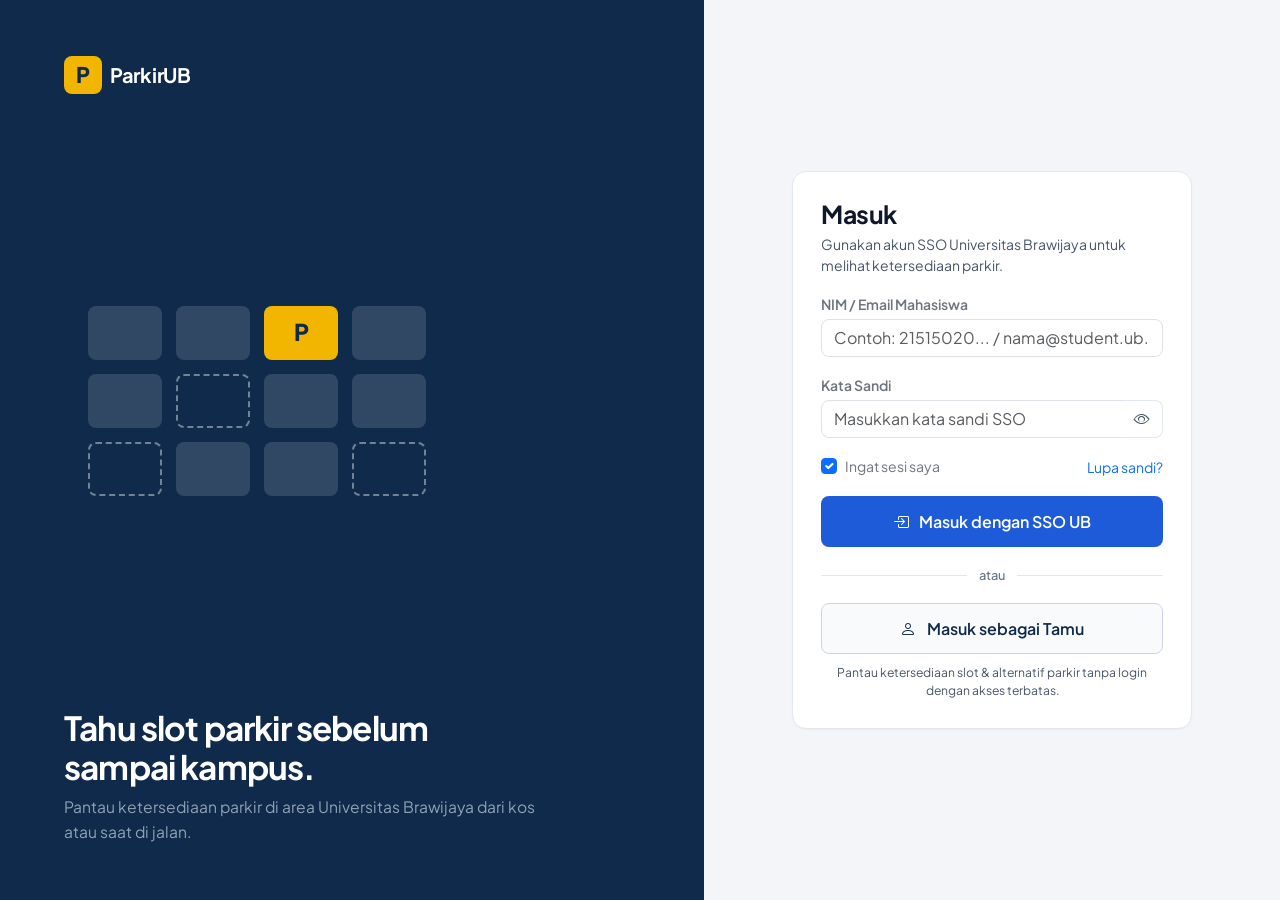
<file: index.html>
<!DOCTYPE html>
<html lang="id">
<head>
  <meta charset="UTF-8">
  <meta name="viewport" content="width=device-width, initial-scale=1.0">
  <meta name="description" content="ParkirUB - Pantau ketersediaan slot parkir di Universitas Brawijaya secara langsung atau masuk sebagai tamu.">
  <title>ParkirUB - Pantau Slot Parkir Universitas Brawijaya</title>

  <link rel="icon" type="image/svg+xml" href="favicon.svg">

  <link rel="preconnect" href="https://fonts.googleapis.com">
  <link rel="preconnect" href="https://fonts.gstatic.com" crossorigin>
  <link href="https://fonts.googleapis.com/css2?family=JetBrains+Mono:wght@500;600;700&family=Plus+Jakarta+Sans:wght@400;500;600;700;800&display=swap" rel="stylesheet">

  <link href="https://cdn.jsdelivr.net/npm/bootstrap@5.3.3/dist/css/bootstrap.min.css" rel="stylesheet">
  <link rel="stylesheet" href="https://cdn.jsdelivr.net/npm/bootstrap-icons@1.11.3/font/bootstrap-icons.min.css">

  <link rel="stylesheet" href="css/login.css">
</head>
<body>

  <main class="login-wrapper">

    <section class="left-panel">

      <div class="d-inline-flex align-items-center gap-2 user-select-none">
        <div class="login-brand-mark">
          P
        </div>
        <span class="login-brand-name">ParkirUB</span>
      </div>

      <div class="d-flex align-items-center justify-content-center justify-content-lg-start my-4 ps-lg-4">
        <div class="parking-grid">

          <div class="parking-box solid"></div>
          <div class="parking-box solid"></div>
          <div class="parking-box yellow">P</div>
          <div class="parking-box solid"></div>

          <div class="parking-box solid"></div>
          <div class="parking-box dashed" title="Slot Kosong (Tersedia)"></div>
          <div class="parking-box solid"></div>
          <div class="parking-box solid"></div>

          <div class="parking-box dashed" title="Slot Kosong (Tersedia)"></div>
          <div class="parking-box solid"></div>
          <div class="parking-box solid"></div>
          <div class="parking-box dashed" title="Slot Kosong (Tersedia)"></div>
        </div>
      </div>

      <div class="login-hero-copy">
        <h1 class="login-hero-title">
          Tahu slot parkir sebelum<br class="d-none d-sm-inline"> sampai kampus.
        </h1>
        <p class="login-hero-subtitle">
          Pantau ketersediaan parkir di area Universitas Brawijaya dari kos atau saat di jalan.
        </p>
      </div>

    </section>

    <section class="right-panel">
      <div class="login-card">
        <h2 class="login-card-title">Masuk</h2>
        <p class="login-card-subtitle">
          Gunakan akun SSO Universitas Brawijaya untuk melihat ketersediaan parkir.
        </p>

        <form id="ssoLoginForm">
          <div class="mb-3">
            <label for="ssoUsername" class="form-label small fw-semibold text-secondary mb-1">NIM / Email Mahasiswa</label>
            <input type="text" class="form-control rounded-3" id="ssoUsername" placeholder="Contoh: 21515020... / nama@student.ub.ac.id" required>
          </div>

          <div class="mb-3">
            <label for="ssoPassword" class="form-label small fw-semibold text-secondary mb-1">Kata Sandi</label>
            <div class="input-group">
              <input type="password" class="form-control rounded-start-3" id="ssoPassword" placeholder="Masukkan kata sandi SSO" required>
              <button class="btn btn-outline-secondary border-start-0 btn-toggle-pass" type="button" id="btnTogglePassword" title="Lihat kata sandi" aria-label="Tampilkan atau sembunyikan kata sandi">
                <i class="bi bi-eye" id="eyeIcon" aria-hidden="true"></i>
              </button>
            </div>
          </div>

          <div class="d-flex justify-content-between align-items-center mb-3">
            <div class="form-check">
              <input class="form-check-input" type="checkbox" id="rememberMe" checked>
              <label class="form-check-label small text-secondary" for="rememberMe">Ingat sesi saya</label>
            </div>
            <a href="#" id="btnForgotPassword" class="small text-decoration-none text-primary">Lupa sandi?</a>
          </div>

          <button type="submit" class="btn-sso w-100" id="btnSubmitLogin">
            <i class="bi bi-box-arrow-in-right" aria-hidden="true"></i>
            <span>Masuk dengan SSO UB</span>
          </button>

          <div id="loginAlert" class="alert d-none mt-3 mb-0" role="alert"></div>
        </form>

        <div class="login-divider"><span>atau</span></div>

        <button type="button" class="btn-guest w-100" id="btnGuestLogin">
          <i class="bi bi-person" aria-hidden="true"></i>
          <span>Masuk sebagai Tamu</span>
        </button>

        <p class="guest-helper-note">
          Pantau ketersediaan slot &amp; alternatif parkir tanpa login dengan akses terbatas.
        </p>
      </div>
    </section>

  </main>

  <script src="https://cdn.jsdelivr.net/npm/bootstrap@5.3.3/dist/js/bootstrap.bundle.min.js"></script>

  <script src="js/auth.js"></script>
  <script src="js/login.js"></script>
</body>
</html>
</file>
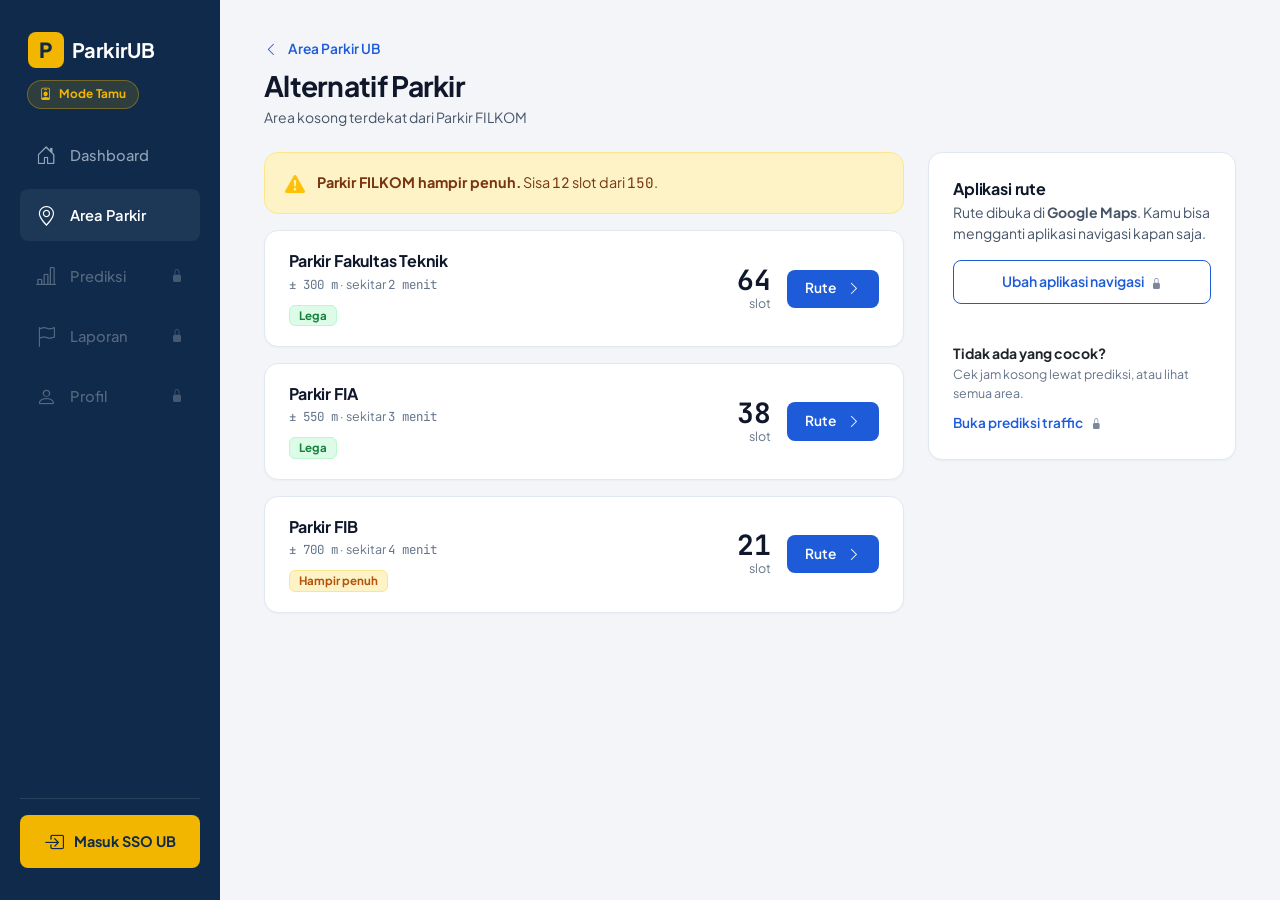
<file: alternatif.html>
<!DOCTYPE html>
<html lang="id">
<head>
  <meta charset="UTF-8">
  <meta name="viewport" content="width=device-width, initial-scale=1.0">
  <meta name="description" content="Rekomendasi area parkir alternatif terdekat di Universitas Brawijaya.">
  <title>Alternatif Parkir - ParkirUB</title>

  <link rel="icon" type="image/svg+xml" href="favicon.svg">

  <link rel="preconnect" href="https://fonts.googleapis.com">
  <link rel="preconnect" href="https://fonts.gstatic.com" crossorigin>
  <link href="https://fonts.googleapis.com/css2?family=JetBrains+Mono:wght@500;600;700&family=Plus+Jakarta+Sans:wght@400;500;600;700;800&display=swap" rel="stylesheet">

  <link href="https://cdn.jsdelivr.net/npm/bootstrap@5.3.3/dist/css/bootstrap.min.css" rel="stylesheet">
  <link rel="stylesheet" href="https://cdn.jsdelivr.net/npm/bootstrap-icons@1.11.3/font/bootstrap-icons.min.css">

  <link rel="stylesheet" href="css/base.css">
  <link rel="stylesheet" href="css/alternatif.css">
  <link rel="stylesheet" href="css/guest.css">
</head>
<body>

  <a href="#mainContent" class="skip-link">Lewati ke konten utama</a>
  <div class="dash-backdrop" id="sidebarBackdrop"></div>

  <div class="dash-layout">

    <aside class="dash-sidebar" id="dashSidebar">

      <a href="dashboard.html" class="d-inline-flex align-items-center gap-2 mb-4 ps-2 text-decoration-none">
        <div class="brand-mark">P</div>
        <span class="fs-5 fw-bold text-white">ParkirUB</span>
      </a>

      <nav class="d-flex flex-column gap-2 flex-grow-1" aria-label="Navigasi utama">

        <a href="dashboard.html" class="sidebar-nav-link">
          <i class="bi bi-house-door fs-5" aria-hidden="true"></i>
          <span>Dashboard</span>
        </a>

        <a href="area-parkir.html" class="sidebar-nav-link active" aria-current="page">
          <i class="bi bi-geo-alt fs-5" aria-hidden="true"></i>
          <span>Area Parkir</span>
        </a>

        <a href="prediksi.html" class="sidebar-nav-link">
          <i class="bi bi-bar-chart-line fs-5" aria-hidden="true"></i>
          <span>Prediksi</span>
        </a>

        <a href="laporan.html" class="sidebar-nav-link">
          <i class="bi bi-flag fs-5" aria-hidden="true"></i>
          <span>Laporan</span>
        </a>

        <a href="profil.html" class="sidebar-nav-link">
          <i class="bi bi-person fs-5" aria-hidden="true"></i>
          <span>Profil</span>
        </a>
      </nav>

      <div class="pt-3 border-top border-white border-opacity-10">
        <a href="index.html" class="sidebar-nav-link text-danger">
          <i class="bi bi-box-arrow-left fs-5" aria-hidden="true"></i>
          <span>Keluar</span>
        </a>
      </div>
    </aside>

    <main class="dash-content" id="mainContent">

      <div class="mb-4">

        <button type="button" class="ub-mobile-menu-btn d-lg-none mb-3" id="btnToggleSidebar" aria-label="Buka Menu" aria-expanded="false">
          <i class="bi bi-list fs-5" aria-hidden="true"></i>
        </button>

        <a href="area-parkir.html" class="link-back">
          <i class="bi bi-chevron-left me-1" aria-hidden="true"></i>
          <span>Area Parkir UB</span>
        </a>
        <h1 class="page-title">Alternatif Parkir</h1>
        <p class="page-subtitle">Area kosong terdekat dari Parkir FILKOM</p>
      </div>

      <div class="row g-4 align-items-start">

        <div class="col-12 col-lg-8 d-flex flex-column gap-3">

          <div class="warning-banner">
            <i class="bi bi-exclamation-triangle-fill warning-icon fs-5 text-warning flex-shrink-0" aria-hidden="true"></i>
            <div>
              <strong>Parkir FILKOM hampir penuh.</strong> Sisa <span class="font-mono-data">12</span> slot dari <span class="font-mono-data">150</span>.
            </div>
          </div>

          <div class="alt-card">
            <div>
              <h2 class="section-title mb-1">Parkir Fakultas Teknik</h2>
              <div class="meta-caption mb-2"><span class="font-mono-data">± 300 m</span> · sekitar <span class="font-mono-data">2 menit</span></div>
              <span class="status-badge status-badge--lega">Lega</span>
            </div>
            <div class="d-flex align-items-center gap-3">
              <div class="text-end">
                <div class="kpi-value kpi-value--md">64</div>
                <div class="meta-caption">slot</div>
              </div>
              <button type="button" class="btn-rute" data-rute-area="Parkir Fakultas Teknik">
                <span>Rute</span>
                <i class="bi bi-chevron-right ms-1" aria-hidden="true"></i>
              </button>
            </div>
          </div>

          <div class="alt-card">
            <div>
              <h2 class="section-title mb-1">Parkir FIA</h2>
              <div class="meta-caption mb-2"><span class="font-mono-data">± 550 m</span> · sekitar <span class="font-mono-data">3 menit</span></div>
              <span class="status-badge status-badge--lega">Lega</span>
            </div>
            <div class="d-flex align-items-center gap-3">
              <div class="text-end">
                <div class="kpi-value kpi-value--md">38</div>
                <div class="meta-caption">slot</div>
              </div>
              <button type="button" class="btn-rute" data-rute-area="Parkir FIA">
                <span>Rute</span>
                <i class="bi bi-chevron-right ms-1" aria-hidden="true"></i>
              </button>
            </div>
          </div>

          <div class="alt-card">
            <div>
              <h2 class="section-title mb-1">Parkir FIB</h2>
              <div class="meta-caption mb-2"><span class="font-mono-data">± 700 m</span> · sekitar <span class="font-mono-data">4 menit</span></div>
              <span class="status-badge status-badge--warning">Hampir penuh</span>
            </div>
            <div class="d-flex align-items-center gap-3">
              <div class="text-end">
                <div class="kpi-value kpi-value--md">21</div>
                <div class="meta-caption">slot</div>
              </div>
              <button type="button" class="btn-rute" data-rute-area="Parkir FIB">
                <span>Rute</span>
                <i class="bi bi-chevron-right ms-1" aria-hidden="true"></i>
              </button>
            </div>
          </div>

        </div>

        <div class="col-12 col-lg-4">
          <div class="app-card">

            <div class="mb-3">
              <h3 class="section-title mb-1">Aplikasi rute</h3>
              <p class="page-subtitle mb-3">
                Rute dibuka di <strong id="activeNavAppLabel">Google Maps</strong>. Kamu bisa mengganti aplikasi navigasi kapan saja.
              </p>
              <button type="button" class="btn-change-nav" id="btnUbahNavigasi" data-sso-only="true" data-feature-name="Opsi Navigasi">
                Ubah aplikasi navigasi
              </button>
            </div>

            <hr class="ub-divider">

            <div>
              <h4 class="fw-bold text-dark small mb-1">Tidak ada yang cocok?</h4>
              <p class="meta-caption mb-2">
                Cek jam kosong lewat prediksi, atau lihat semua area.
              </p>
              <a href="prediksi.html" class="ub-link-accent" data-sso-only="true" data-feature-name="Prediksi Traffic Parkiran">
                Buka prediksi traffic
              </a>
            </div>

          </div>
        </div>

      </div>

    </main>
  </div>

  <div class="modal fade" id="modalAplikasiNav" tabindex="-1" aria-hidden="true">
    <div class="modal-dialog modal-dialog-centered">
      <div class="modal-content ub-modal-card">
        <div class="modal-header border-0 pb-0">
          <h5 class="modal-title fw-bold text-dark">Pilih Aplikasi Navigasi</h5>
          <button type="button" class="btn-close" data-bs-dismiss="modal" aria-label="Tutup"></button>
        </div>
        <div class="modal-body">
          <p class="text-muted small mb-3">Pilih aplikasi peta default untuk membuka petunjuk arah rute parkir.</p>
          <div class="list-group">
            <label class="list-group-item d-flex align-items-center gap-3 py-3">
              <input class="form-check-input flex-shrink-0" type="radio" name="navApp" value="Google Maps" checked>
              <div>
                <strong>Google Maps</strong> <span class="badge bg-primary-subtle text-primary ms-1">Direkomendasikan</span>
                <small class="text-muted d-block">Navigasi akurat dengan estimasi traffic langsung</small>
              </div>
            </label>
            <label class="list-group-item d-flex align-items-center gap-3 py-3">
              <input class="form-check-input flex-shrink-0" type="radio" name="navApp" value="Waze">
              <div>
                <strong>Waze</strong>
                <small class="text-muted d-block">Peringatan rute macet &amp; kondisi jalan real-time</small>
              </div>
            </label>
            <label class="list-group-item d-flex align-items-center gap-3 py-3">
              <input class="form-check-input flex-shrink-0" type="radio" name="navApp" value="Apple Maps">
              <div>
                <strong>Apple Maps</strong>
                <small class="text-muted d-block">Optimal untuk pengguna perangkat iOS / Safari</small>
              </div>
            </label>
          </div>
        </div>
        <div class="modal-footer border-0 pt-0">
          <button type="button" class="btn btn-secondary btn-sm rounded-3" data-bs-dismiss="modal">Batal</button>
          <button type="button" class="btn btn-primary btn-sm rounded-3 px-3" id="btnSimpanNavModal">Simpan Pilihan</button>
        </div>
      </div>
    </div>
  </div>

  <script src="https://cdn.jsdelivr.net/npm/bootstrap@5.3.3/dist/js/bootstrap.bundle.min.js"></script>

  <script src="js/parking-data.js"></script>
  <script src="js/auth.js"></script>
  <script src="js/common.js"></script>
  <script src="js/alternatif.js"></script>
</body>
</html>
</file>
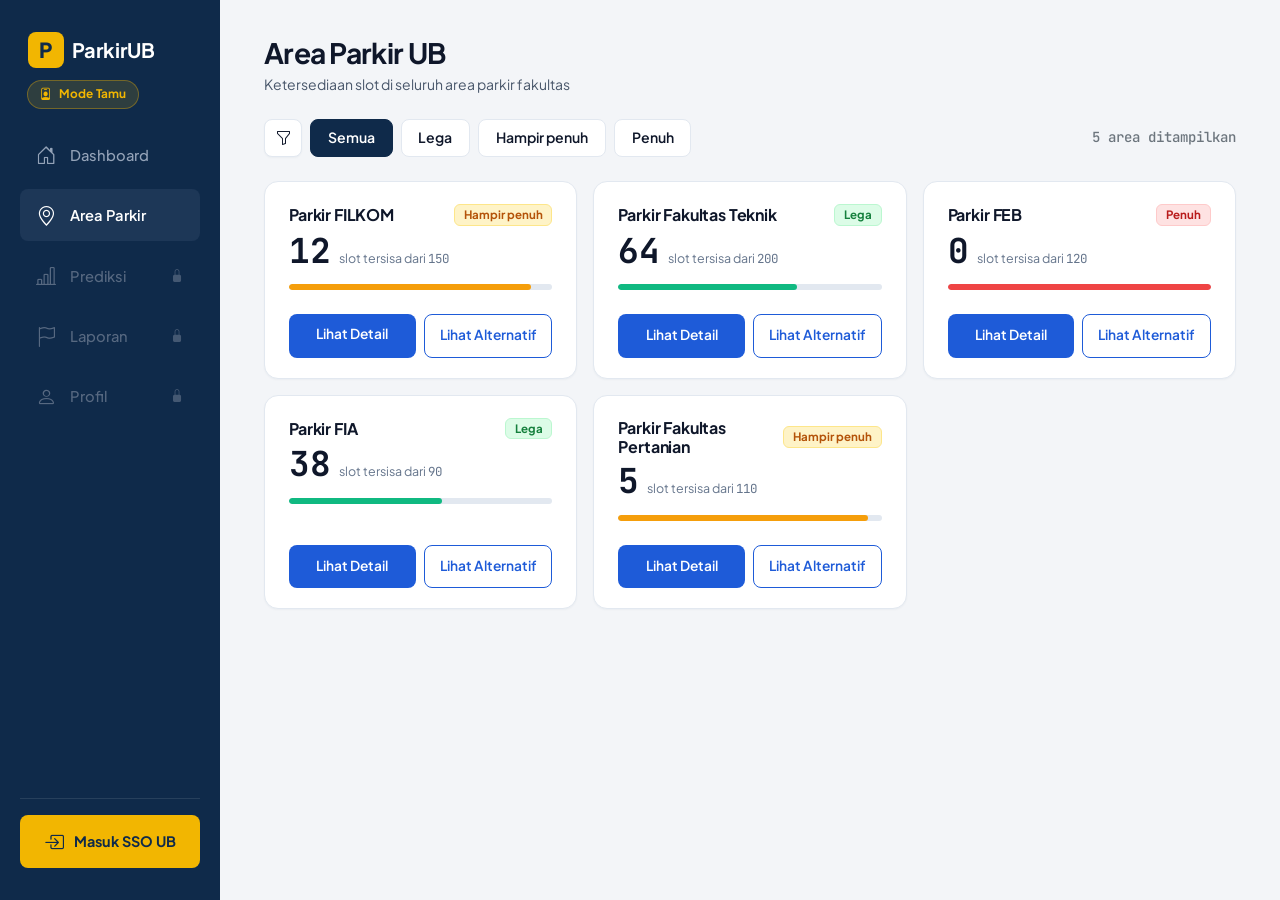
<file: area-parkir.html>
<!DOCTYPE html>
<html lang="id">
<head>
  <meta charset="UTF-8">
  <meta name="viewport" content="width=device-width, initial-scale=1.0">
  <meta name="description" content="Daftar ketersediaan slot di seluruh area parkir fakultas Universitas Brawijaya.">
  <title>Area Parkir UB - ParkirUB</title>

  <link rel="icon" type="image/svg+xml" href="favicon.svg">

  <link rel="preconnect" href="https://fonts.googleapis.com">
  <link rel="preconnect" href="https://fonts.gstatic.com" crossorigin>
  <link href="https://fonts.googleapis.com/css2?family=JetBrains+Mono:wght@500;600;700&family=Plus+Jakarta+Sans:wght@400;500;600;700;800&display=swap" rel="stylesheet">

  <link href="https://cdn.jsdelivr.net/npm/bootstrap@5.3.3/dist/css/bootstrap.min.css" rel="stylesheet">
  <link rel="stylesheet" href="https://cdn.jsdelivr.net/npm/bootstrap-icons@1.11.3/font/bootstrap-icons.min.css">

  <link rel="stylesheet" href="css/base.css">
  <link rel="stylesheet" href="css/area.css">
  <link rel="stylesheet" href="css/guest.css">
</head>
<body>

  <a href="#mainContent" class="skip-link">Lewati ke konten utama</a>
  <div class="dash-backdrop" id="sidebarBackdrop"></div>

  <div class="dash-layout">

    <aside class="dash-sidebar" id="dashSidebar">

      <a href="dashboard.html" class="d-inline-flex align-items-center gap-2 mb-4 ps-2 text-decoration-none">
        <div class="brand-mark">P</div>
        <span class="fs-5 fw-bold text-white">ParkirUB</span>
      </a>

      <nav class="d-flex flex-column gap-2 flex-grow-1" aria-label="Navigasi utama">

        <a href="dashboard.html" class="sidebar-nav-link">
          <i class="bi bi-house-door fs-5" aria-hidden="true"></i>
          <span>Dashboard</span>
        </a>

        <a href="area-parkir.html" class="sidebar-nav-link active" aria-current="page">
          <i class="bi bi-geo-alt fs-5" aria-hidden="true"></i>
          <span>Area Parkir</span>
        </a>

        <a href="prediksi.html" class="sidebar-nav-link" id="navPrediksi">
          <i class="bi bi-bar-chart-line fs-5" aria-hidden="true"></i>
          <span>Prediksi</span>
        </a>

        <a href="laporan.html" class="sidebar-nav-link" id="navLaporan">
          <i class="bi bi-flag fs-5" aria-hidden="true"></i>
          <span>Laporan</span>
        </a>

        <a href="profil.html" class="sidebar-nav-link" id="navProfil">
          <i class="bi bi-person fs-5" aria-hidden="true"></i>
          <span>Profil</span>
        </a>
      </nav>

      <div class="pt-3 border-top border-white border-opacity-10">
        <a href="index.html" class="sidebar-nav-link text-danger">
          <i class="bi bi-box-arrow-left fs-5" aria-hidden="true"></i>
          <span>Keluar</span>
        </a>
      </div>
    </aside>

    <main class="dash-content" id="mainContent">

      <header class="d-flex align-items-center justify-content-between mb-4">
        <div class="d-flex align-items-center gap-3">

          <button type="button" class="ub-mobile-menu-btn d-lg-none" id="btnToggleSidebar" aria-label="Buka Menu" aria-expanded="false">
            <i class="bi bi-list fs-5" aria-hidden="true"></i>
          </button>

          <div>
            <h1 class="page-title">Area Parkir UB</h1>
            <p class="page-subtitle">Ketersediaan slot di seluruh area parkir fakultas</p>
          </div>
        </div>
      </header>

      <section class="d-flex flex-wrap align-items-center justify-content-between gap-3 mb-4">

        <div class="d-flex align-items-center flex-wrap gap-2" role="group" aria-label="Filter status area parkir">

          <span class="filter-icon-label" aria-hidden="true">
            <i class="bi bi-funnel fs-6"></i>
          </span>

          <button type="button" class="filter-pill active" data-filter="all">Semua</button>
          <button type="button" class="filter-pill" data-filter="lega">Lega</button>
          <button type="button" class="filter-pill" data-filter="warning">Hampir penuh</button>
          <button type="button" class="filter-pill" data-filter="penuh">Penuh</button>
        </div>

        <span class="text-secondary small fw-medium font-mono-data" id="areaCountLabel">5 area ditampilkan</span>

      </section>

      <section class="row g-3" id="areaCardsContainer">

        <div class="col-12 col-md-6 col-lg-4 area-card-col" data-status="warning">
          <div class="area-card">
            <div>
              <div class="d-flex align-items-center justify-content-between mb-2">
                <h3 class="section-title">Parkir FILKOM</h3>
                <span class="status-badge status-badge--warning">Hampir penuh</span>
              </div>
              <div class="d-flex align-items-baseline gap-2 mb-3">
                <span class="kpi-value">12</span>
                <span class="meta-caption">slot tersisa dari <span class="font-mono-data">150</span></span>
              </div>

              <div class="ub-progress mb-4">
                <div class="ub-progress-bar ub-progress-bar--warning" style="width: 92%;"></div>
              </div>
            </div>

            <div class="d-flex gap-2">
              <a href="detail-parkir.html" class="btn-card-detail text-center text-decoration-none">Lihat Detail</a>
              <a href="alternatif.html" class="btn-card-outline text-center text-decoration-none">Lihat Alternatif</a>
            </div>
          </div>
        </div>

        <div class="col-12 col-md-6 col-lg-4 area-card-col" data-status="lega">
          <div class="area-card">
            <div>
              <div class="d-flex align-items-center justify-content-between mb-2">
                <h3 class="section-title">Parkir Fakultas Teknik</h3>
                <span class="status-badge status-badge--lega">Lega</span>
              </div>
              <div class="d-flex align-items-baseline gap-2 mb-3">
                <span class="kpi-value">64</span>
                <span class="meta-caption">slot tersisa dari <span class="font-mono-data">200</span></span>
              </div>

              <div class="ub-progress mb-4">
                <div class="ub-progress-bar ub-progress-bar--lega" style="width: 68%;"></div>
              </div>
            </div>

            <div class="d-flex gap-2">
              <button type="button" class="btn-card-detail" data-action="detail" data-area="Parkir Fakultas Teknik" data-total="200" data-sisa="64" data-status="lega">Lihat Detail</button>
              <button type="button" class="btn-card-outline" data-action="alternatif" data-area="Parkir Fakultas Teknik">Lihat Alternatif</button>
            </div>
          </div>
        </div>

        <div class="col-12 col-md-6 col-lg-4 area-card-col" data-status="penuh">
          <div class="area-card">
            <div>
              <div class="d-flex align-items-center justify-content-between mb-2">
                <h3 class="section-title">Parkir FEB</h3>
                <span class="status-badge status-badge--penuh">Penuh</span>
              </div>
              <div class="d-flex align-items-baseline gap-2 mb-3">
                <span class="kpi-value">0</span>
                <span class="meta-caption">slot tersisa dari <span class="font-mono-data">120</span></span>
              </div>

              <div class="ub-progress mb-4">
                <div class="ub-progress-bar ub-progress-bar--penuh" style="width: 100%;"></div>
              </div>
            </div>

            <div class="d-flex gap-2">
              <button type="button" class="btn-card-detail" data-action="detail" data-area="Parkir FEB" data-total="120" data-sisa="0" data-status="penuh">Lihat Detail</button>
              <button type="button" class="btn-card-outline" data-action="alternatif" data-area="Parkir FEB">Lihat Alternatif</button>
            </div>
          </div>
        </div>

        <div class="col-12 col-md-6 col-lg-4 area-card-col" data-status="lega">
          <div class="area-card">
            <div>
              <div class="d-flex align-items-center justify-content-between mb-2">
                <h3 class="section-title">Parkir FIA</h3>
                <span class="status-badge status-badge--lega">Lega</span>
              </div>
              <div class="d-flex align-items-baseline gap-2 mb-3">
                <span class="kpi-value">38</span>
                <span class="meta-caption">slot tersisa dari <span class="font-mono-data">90</span></span>
              </div>

              <div class="ub-progress mb-4">
                <div class="ub-progress-bar ub-progress-bar--lega" style="width: 58%;"></div>
              </div>
            </div>

            <div class="d-flex gap-2">
              <button type="button" class="btn-card-detail" data-action="detail" data-area="Parkir FIA" data-total="90" data-sisa="38" data-status="lega">Lihat Detail</button>
              <button type="button" class="btn-card-outline" data-action="alternatif" data-area="Parkir FIA">Lihat Alternatif</button>
            </div>
          </div>
        </div>

        <div class="col-12 col-md-6 col-lg-4 area-card-col" data-status="warning">
          <div class="area-card">
            <div>
              <div class="d-flex align-items-center justify-content-between mb-2">
                <h3 class="section-title">Parkir Fakultas Pertanian</h3>
                <span class="status-badge status-badge--warning">Hampir penuh</span>
              </div>
              <div class="d-flex align-items-baseline gap-2 mb-3">
                <span class="kpi-value">5</span>
                <span class="meta-caption">slot tersisa dari <span class="font-mono-data">110</span></span>
              </div>

              <div class="ub-progress mb-4">
                <div class="ub-progress-bar ub-progress-bar--warning" style="width: 95%;"></div>
              </div>
            </div>

            <div class="d-flex gap-2">
              <button type="button" class="btn-card-detail" data-action="detail" data-area="Parkir Fakultas Pertanian" data-total="110" data-sisa="5" data-status="warning">Lihat Detail</button>
              <button type="button" class="btn-card-outline" data-action="alternatif" data-area="Parkir Fakultas Pertanian">Lihat Alternatif</button>
            </div>
          </div>
        </div>

      </section>

    </main>
  </div>

  <div class="modal fade" id="modalDetailSlot" tabindex="-1" aria-hidden="true">
    <div class="modal-dialog modal-dialog-centered modal-lg">
      <div class="modal-content ub-modal-card">
        <div class="modal-header border-0 pb-0">
          <div>
            <div class="meta-kicker mb-1">Denah parkir interaktif</div>
            <h5 class="modal-title fw-bold text-dark" id="modalDetailTitle">Detail Area Parkir</h5>
            <p class="text-muted small mb-0" id="modalDetailSubtitle">Pantau status slot kosong dan terisi secara visual.</p>
          </div>
          <button type="button" class="btn-close" data-bs-dismiss="modal" aria-label="Tutup"></button>
        </div>

        <div class="modal-body pt-3">

          <div class="d-flex flex-wrap gap-3 mb-3 p-2 bg-light rounded-3 small">
            <div class="d-flex align-items-center gap-2">
              <div class="legend-swatch legend-swatch--empty"></div>
              <span>Kosong (Tersedia)</span>
            </div>
            <div class="d-flex align-items-center gap-2">
              <div class="legend-swatch legend-swatch--occupied"></div>
              <span>Terisi</span>
            </div>
            <div class="d-flex align-items-center gap-2">
              <div class="legend-swatch legend-swatch--selected"></div>
              <span>Pilihan Anda</span>
            </div>
          </div>

          <div class="denah-grid" id="denahSlotGrid"></div>

          <div id="bookingAlert" class="alert alert-info mt-3 mb-0 d-none py-2 px-3 small text-center" role="alert"></div>
        </div>

        <div class="modal-footer border-0 pt-0">
          <button type="button" class="btn btn-secondary btn-sm rounded-3" data-bs-dismiss="modal">Tutup</button>
          <button type="button" class="btn btn-primary btn-sm rounded-3 px-3" id="btnKonfirmasiSlot" disabled>Pesan Slot Parkir Sementara</button>
        </div>
      </div>
    </div>
  </div>

  <script src="https://cdn.jsdelivr.net/npm/bootstrap@5.3.3/dist/js/bootstrap.bundle.min.js"></script>

  <script src="js/parking-data.js"></script>
  <script src="js/auth.js"></script>
  <script src="js/common.js"></script>
  <script src="js/area.js"></script>
</body>
</html>
</file>
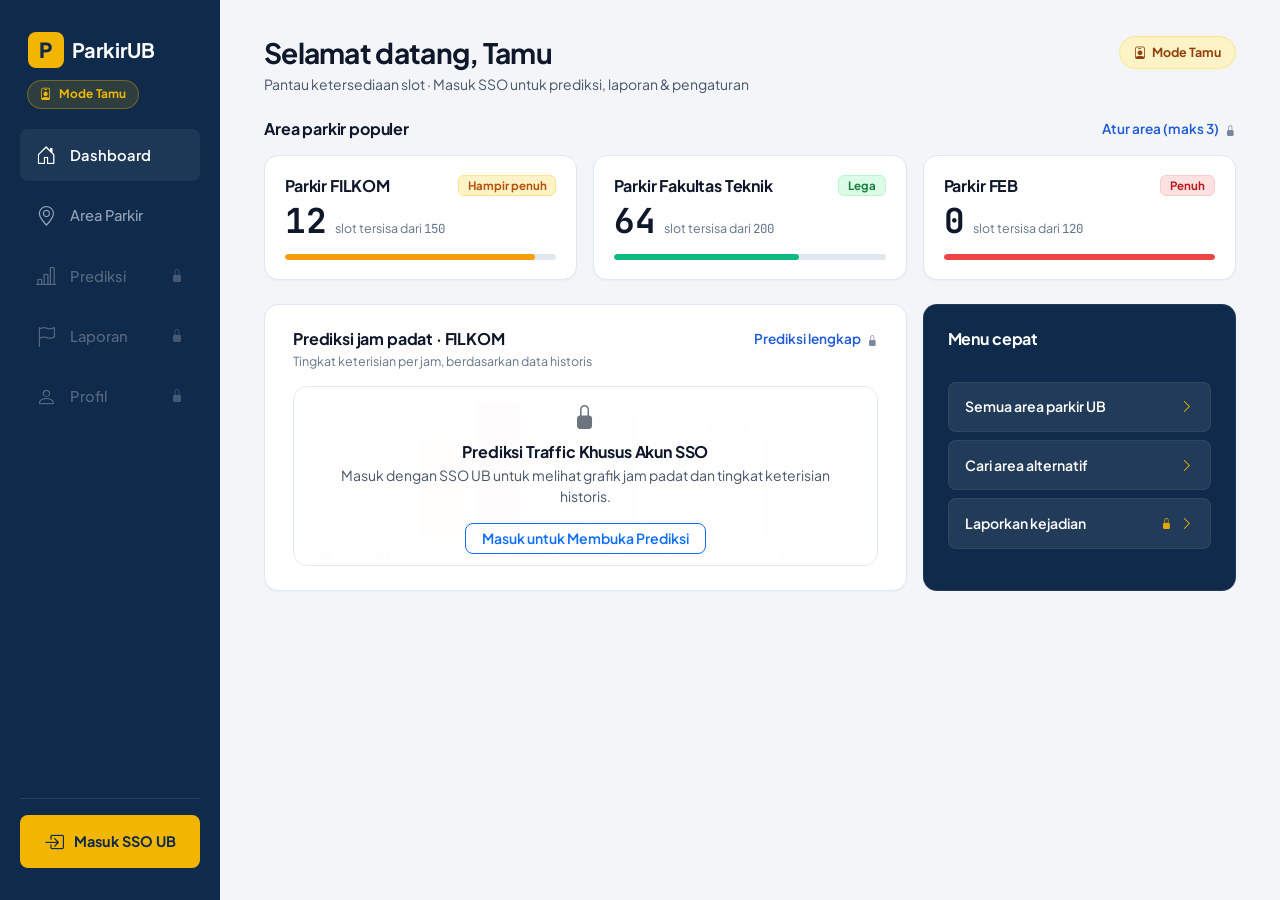
<file: dashboard.html>
<!DOCTYPE html>
<html lang="id">
  <head>
    <meta charset="UTF-8">
    <meta name="viewport" content="width=device-width, initial-scale=1.0">
    <meta name="description" content="Dashboard pemantauan ketersediaan slot parkir Universitas Brawijaya secara langsung.">
    <title>Dashboard - ParkirUB</title>

    <link rel="icon" type="image/svg+xml" href="favicon.svg">

    <link rel="preconnect" href="https://fonts.googleapis.com">
    <link rel="preconnect" href="https://fonts.gstatic.com" crossorigin>
    <link href="https://fonts.googleapis.com/css2?family=JetBrains+Mono:wght@500;600;700&family=Plus+Jakarta+Sans:wght@400;500;600;700;800&display=swap" rel="stylesheet">

    <link href="https://cdn.jsdelivr.net/npm/bootstrap@5.3.3/dist/css/bootstrap.min.css" rel="stylesheet">
    <link rel="stylesheet" href="https://cdn.jsdelivr.net/npm/bootstrap-icons@1.11.3/font/bootstrap-icons.min.css">

    <link rel="stylesheet" href="css/base.css">
    <link rel="stylesheet" href="css/dashboard.css">
    <link rel="stylesheet" href="css/guest.css">
  </head>
  <body>

    <a href="#mainContent" class="skip-link">Lewati ke konten utama</a>
    <div class="dash-backdrop" id="sidebarBackdrop"></div>

    <div class="dash-layout">

      <aside class="dash-sidebar" id="dashSidebar">

        <a href="dashboard.html" class="d-inline-flex align-items-center gap-2 mb-4 ps-2 text-decoration-none">
          <div class="brand-mark">P</div>
          <span class="fs-5 fw-bold text-white">ParkirUB</span>
        </a>

        <nav class="d-flex flex-column gap-2 flex-grow-1" aria-label="Navigasi utama">

          <a href="dashboard.html" class="sidebar-nav-link active" aria-current="page">
            <i class="bi bi-house-door fs-5" aria-hidden="true"></i>
            <span>Dashboard</span>
          </a>

          <a href="area-parkir.html" class="sidebar-nav-link" id="navAreaParkir">
            <i class="bi bi-geo-alt fs-5" aria-hidden="true"></i>
            <span>Area Parkir</span>
          </a>

          <a href="prediksi.html" class="sidebar-nav-link" id="navPrediksi">
            <i class="bi bi-bar-chart-line fs-5" aria-hidden="true"></i>
            <span>Prediksi</span>
          </a>

          <a href="laporan.html" class="sidebar-nav-link" id="navLaporan">
            <i class="bi bi-flag fs-5" aria-hidden="true"></i>
            <span>Laporan</span>
          </a>

          <a href="profil.html" class="sidebar-nav-link" id="navProfil">
            <i class="bi bi-person fs-5" aria-hidden="true"></i>
            <span>Profil</span>
          </a>
        </nav>

        <div class="pt-3 border-top border-white border-opacity-10">
          <a href="index.html" class="sidebar-nav-link text-danger">
            <i class="bi bi-box-arrow-left fs-5" aria-hidden="true"></i>
            <span>Keluar</span>
          </a>
        </div>
      </aside>

      <main class="dash-content" id="mainContent">

        <header class="d-flex align-items-start justify-content-between gap-3 flex-wrap mb-4">
          <div class="d-flex align-items-center gap-3">

            <button type="button" class="ub-mobile-menu-btn d-lg-none" id="btnToggleSidebar" aria-label="Buka Menu" aria-expanded="false">
              <i class="bi bi-list fs-5" aria-hidden="true"></i>
            </button>

            <div>
              <h1 id="dashGreeting" class="page-title">Selamat pagi, Rifqi</h1>
              <p id="dashSubtitle" class="page-subtitle">Slot parkir di area pilihanmu saat ini</p>
            </div>
          </div>

          <div class="dropdown" id="userProfileDropdown">
            <a href="#" class="ub-user-trigger" data-bs-toggle="dropdown" aria-expanded="false">
              <div class="ub-avatar-sm">
                RF
              </div>
              <span class="fw-semibold small">Rifqi Fadhil Abrar</span>
              <i class="bi bi-chevron-down ms-1 meta-caption" aria-hidden="true"></i>
            </a>
            <ul class="dropdown-menu dropdown-menu-end border rounded-3 mt-2">
              <li class="px-3 py-2 border-bottom">
                <div class="fw-bold small text-dark">Rifqi Fadhil Abrar</div>
                <div class="text-muted small">rifqi@student.ub.ac.id</div>
              </li>
              <li><a class="dropdown-item small py-2 mt-1" href="profil.html"><i class="bi bi-person me-2" aria-hidden="true"></i>Pengaturan Akun</a></li>
              <li><a class="dropdown-item small py-2 text-danger" href="index.html"><i class="bi bi-box-arrow-left me-2" aria-hidden="true"></i>Keluar SSO</a></li>
            </ul>
          </div>

          <div id="guestHeaderActions" class="d-none d-flex align-items-center gap-2 flex-wrap">
            <span class="guest-pill-header"><i class="bi bi-person-badge" aria-hidden="true"></i>Mode Tamu</span>
          </div>
        </header>

        <section class="mb-4">
          <div class="d-flex align-items-center justify-content-between mb-3">
            <h2 id="areaSectionTitle" class="section-title">Area pilihanmu</h2>
            <a href="pengaturan-dashboard.html" class="ub-link-accent" id="linkAturArea" data-sso-only="true" data-feature-name="Pengaturan Dashboard">Atur area (maks 3)</a>
          </div>

          <div class="row g-3" id="favoriteCardsContainer">

            <div class="col-12 col-md-4">
              <div class="ub-card ub-card--padded h-100">
                <div class="d-flex align-items-center justify-content-between mb-2">
                  <h3 class="section-title">Parkir FILKOM</h3>
                  <span class="status-badge status-badge--warning">Hampir penuh</span>
                </div>
                <div class="d-flex align-items-baseline gap-2 mb-3">
                  <span class="kpi-value">12</span>
                  <span class="meta-caption">slot tersisa dari <span class="font-mono-data">150</span></span>
                </div>

                <div class="ub-progress">
                  <div class="ub-progress-bar ub-progress-bar--warning" style="width: 92%;"></div>
                </div>
              </div>
            </div>

            <div class="col-12 col-md-4">
              <div class="ub-card ub-card--padded h-100">
                <div class="d-flex align-items-center justify-content-between mb-2">
                  <h3 class="section-title">Parkir Fakultas Teknik</h3>
                  <span class="status-badge status-badge--lega">Lega</span>
                </div>
                <div class="d-flex align-items-baseline gap-2 mb-3">
                  <span class="kpi-value">64</span>
                  <span class="meta-caption">slot tersisa dari <span class="font-mono-data">200</span></span>
                </div>

                <div class="ub-progress">
                  <div class="ub-progress-bar ub-progress-bar--lega" style="width: 68%;"></div>
                </div>
              </div>
            </div>

            <div class="col-12 col-md-4">
              <div class="ub-card ub-card--padded h-100">
                <div class="d-flex align-items-center justify-content-between mb-2">
                  <h3 class="section-title">Parkir FEB</h3>
                  <span class="status-badge status-badge--penuh">Penuh</span>
                </div>
                <div class="d-flex align-items-baseline gap-2 mb-3">
                  <span class="kpi-value">0</span>
                  <span class="meta-caption">slot tersisa dari <span class="font-mono-data">120</span></span>
                </div>

                <div class="ub-progress">
                  <div class="ub-progress-bar ub-progress-bar--penuh" style="width: 100%;"></div>
                </div>
              </div>
            </div>

          </div>
        </section>

        <section class="row g-3">

          <div class="col-12 col-lg-8">
            <div class="ub-card ub-card--padded-lg h-100">
              <div class="d-flex align-items-start justify-content-between mb-3">
                <div>
                  <h3 class="section-title mb-1">Prediksi jam padat · FILKOM</h3>
                  <p class="meta-caption mb-0">Tingkat keterisian per jam, berdasarkan data historis</p>
                </div>
                <a href="prediksi.html" class="ub-link-accent" id="linkPrediksiLengkap" data-sso-only="true" data-feature-name="Prediksi Traffic Parkiran">Prediksi lengkap</a>
              </div>

              <div id="prediksiCardWrapper" class="position-relative">
                <div class="chart-container">

                  <div class="chart-col">
                    <div class="chart-bar-wrap">
                      <div class="chart-bar" style="height: 20%;" data-time="06:00" data-val="20% terisi"></div>
                    </div>
                    <span class="chart-time-label font-mono-data">06</span>
                  </div>

                  <div class="chart-col">
                    <div class="chart-bar-wrap">
                      <div class="chart-bar" style="height: 38%;" data-time="07:00" data-val="38% terisi"></div>
                    </div>
                    <span class="chart-time-label font-mono-data">07</span>
                  </div>

                  <div class="chart-col">
                    <div class="chart-bar-wrap">
                      <div class="chart-bar chart-bar--warn" style="height: 72%;" data-time="08:00" data-val="72% terisi (Mulai Padat)"></div>
                    </div>
                    <span class="chart-time-label font-mono-data">08</span>
                  </div>

                  <div class="chart-col">
                    <div class="chart-bar-wrap">
                      <div class="chart-bar chart-bar--peak" style="height: 96%;" data-time="09:00" data-val="96% terisi (Puncak Terpadat)"></div>
                    </div>
                    <span class="chart-time-label font-mono-data">09</span>
                  </div>

                  <div class="chart-col">
                    <div class="chart-bar-wrap">
                      <div class="chart-bar" style="height: 98%;" data-time="10:00" data-val="98% terisi"></div>
                    </div>
                    <span class="chart-time-label font-mono-data">10</span>
                  </div>

                  <div class="chart-col">
                    <div class="chart-bar-wrap">
                      <div class="chart-bar" style="height: 88%;" data-time="11:00" data-val="88% terisi"></div>
                    </div>
                    <span class="chart-time-label font-mono-data">11</span>
                  </div>

                  <div class="chart-col">
                    <div class="chart-bar-wrap">
                      <div class="chart-bar" style="height: 82%;" data-time="12:00" data-val="82% terisi"></div>
                    </div>
                    <span class="chart-time-label font-mono-data">12</span>
                  </div>

                  <div class="chart-col">
                    <div class="chart-bar-wrap">
                      <div class="chart-bar" style="height: 80%;" data-time="13:00" data-val="80% terisi"></div>
                    </div>
                    <span class="chart-time-label font-mono-data">13</span>
                  </div>

                  <div class="chart-col">
                    <div class="chart-bar-wrap">
                      <div class="chart-bar" style="height: 70%;" data-time="14:00" data-val="70% terisi"></div>
                    </div>
                    <span class="chart-time-label font-mono-data">14</span>
                  </div>

                  <div class="chart-col">
                    <div class="chart-bar-wrap">
                      <div class="chart-bar" style="height: 58%;" data-time="15:00" data-val="58% terisi"></div>
                    </div>
                    <span class="chart-time-label font-mono-data">15</span>
                  </div>
                </div>

                <div id="prediksiLockedOverlay" class="guest-locked-overlay d-none">
                  <div class="text-center px-3">
                    <i class="bi bi-lock-fill text-secondary fs-4 d-block mb-2" aria-hidden="true"></i>
                    <h4 class="section-title mb-1">Prediksi Traffic Khusus Akun SSO</h4>
                    <p class="page-subtitle mb-3">Masuk dengan SSO UB untuk melihat grafik jam padat dan tingkat keterisian historis.</p>
                    <a href="index.html?feature=Prediksi%20Traffic%20Parkiran" class="btn btn-outline-primary btn-sm rounded-3 fw-semibold px-3">
                      Masuk untuk Membuka Prediksi
                    </a>
                  </div>
                </div>
              </div>
            </div>
          </div>

          <div class="col-12 col-lg-4">
            <div class="ub-surface-dark h-100 d-flex flex-column">
              <h3 class="section-title text-white mb-3">Menu cepat</h3>
              <div class="d-flex flex-column gap-2 flex-grow-1 justify-content-center">

                <a href="area-parkir.html" class="quick-menu-btn text-decoration-none">
                  <span>Semua area parkir UB</span>
                  <i class="bi bi-chevron-right ub-link-gold" aria-hidden="true"></i>
                </a>

                <a href="alternatif.html" class="quick-menu-btn text-decoration-none">
                  <span>Cari area alternatif</span>
                  <i class="bi bi-chevron-right ub-link-gold" aria-hidden="true"></i>
                </a>

                <a href="laporan.html" class="quick-menu-btn text-decoration-none" data-sso-only="true" data-feature-name="Laporan &amp; Feedback">
                  <span>Laporkan kejadian</span>
                  <i class="bi bi-chevron-right ub-link-gold" aria-hidden="true"></i>
                </a>

              </div>
            </div>
          </div>

        </section>

      </main>
    </div>

    <script src="https://cdn.jsdelivr.net/npm/bootstrap@5.3.3/dist/js/bootstrap.bundle.min.js"></script>

    <script src="js/parking-data.js"></script>
    <script src="js/auth.js"></script>
    <script src="js/common.js"></script>
    <script src="js/dashboard.js"></script>
  </body>
</html>
</file>
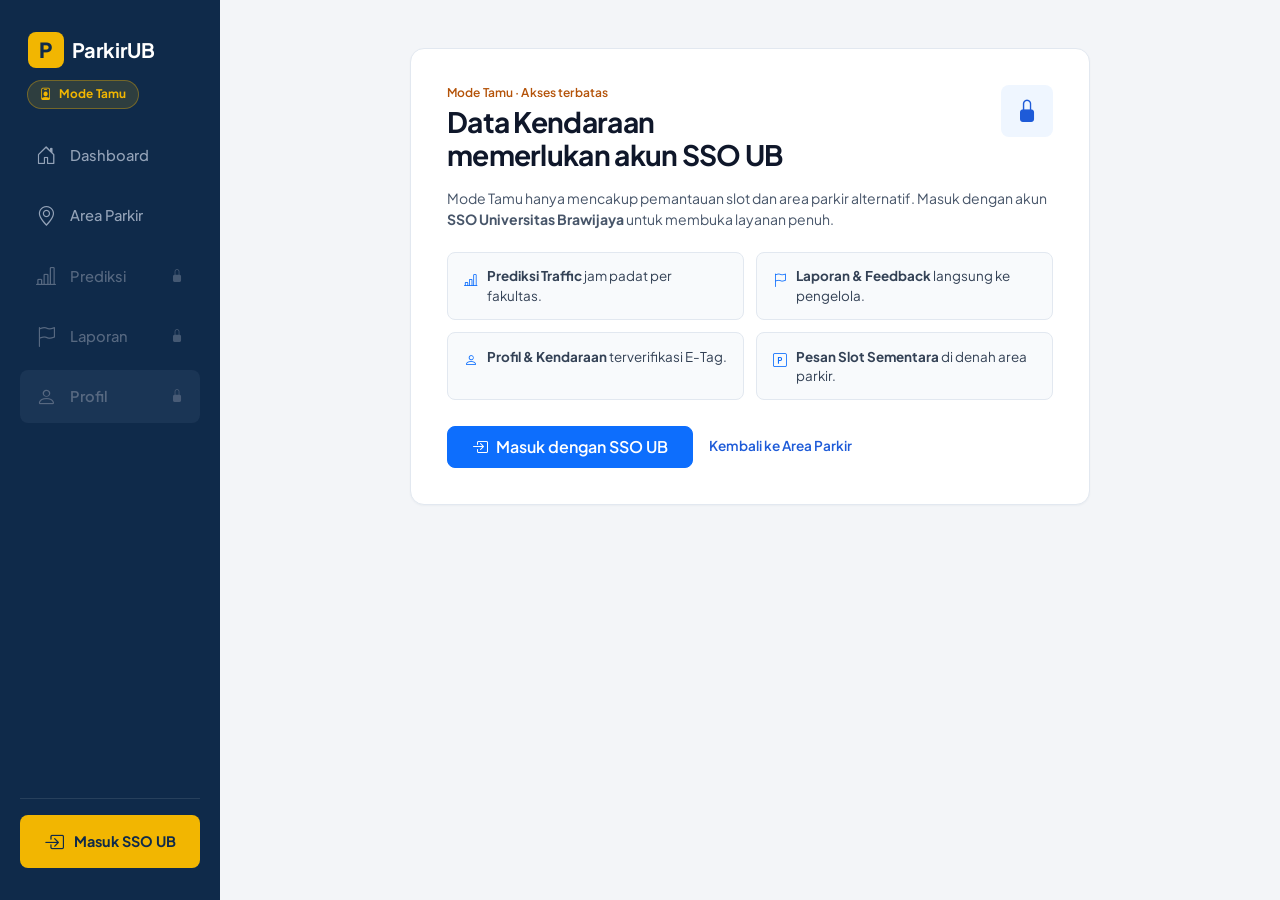
<file: data-kendaraan.html>
<!DOCTYPE html>
<html lang="id">
<head>
  <meta charset="UTF-8">
  <meta name="viewport" content="width=device-width, initial-scale=1.0">
  <meta name="description" content="Formulir pengelolaan data kendaraan mahasiswa di ParkirUB.">
  <title>Data Kendaraan - ParkirUB</title>

  <link rel="icon" type="image/svg+xml" href="favicon.svg">

  <link rel="preconnect" href="https://fonts.googleapis.com">
  <link rel="preconnect" href="https://fonts.gstatic.com" crossorigin>
  <link href="https://fonts.googleapis.com/css2?family=JetBrains+Mono:wght@500;600;700&family=Plus+Jakarta+Sans:wght@400;500;600;700;800&display=swap" rel="stylesheet">

  <link href="https://cdn.jsdelivr.net/npm/bootstrap@5.3.3/dist/css/bootstrap.min.css" rel="stylesheet">
  <link rel="stylesheet" href="https://cdn.jsdelivr.net/npm/bootstrap-icons@1.11.3/font/bootstrap-icons.min.css">

  <link rel="stylesheet" href="css/base.css">
  <link rel="stylesheet" href="css/kendaraan.css">
  <link rel="stylesheet" href="css/guest.css">
</head>
<body data-requires-sso="true" data-feature-name="Data Kendaraan">

  <a href="#mainContent" class="skip-link">Lewati ke konten utama</a>
  <div class="dash-backdrop" id="sidebarBackdrop"></div>

  <div class="dash-layout">

    <aside class="dash-sidebar" id="dashSidebar">

      <a href="dashboard.html" class="d-inline-flex align-items-center gap-2 mb-4 ps-2 text-decoration-none">
        <div class="brand-mark">P</div>
        <span class="fs-5 fw-bold text-white">ParkirUB</span>
      </a>

      <nav class="d-flex flex-column gap-2 flex-grow-1" aria-label="Navigasi utama">

        <a href="dashboard.html" class="sidebar-nav-link">
          <i class="bi bi-house-door fs-5" aria-hidden="true"></i>
          <span>Dashboard</span>
        </a>

        <a href="area-parkir.html" class="sidebar-nav-link">
          <i class="bi bi-geo-alt fs-5" aria-hidden="true"></i>
          <span>Area Parkir</span>
        </a>

        <a href="prediksi.html" class="sidebar-nav-link">
          <i class="bi bi-bar-chart-line fs-5" aria-hidden="true"></i>
          <span>Prediksi</span>
        </a>

        <a href="laporan.html" class="sidebar-nav-link">
          <i class="bi bi-flag fs-5" aria-hidden="true"></i>
          <span>Laporan</span>
        </a>

        <a href="profil.html" class="sidebar-nav-link active" aria-current="page">
          <i class="bi bi-person fs-5" aria-hidden="true"></i>
          <span>Profil</span>
        </a>
      </nav>

      <div class="pt-3 border-top border-white border-opacity-10">
        <a href="index.html" class="sidebar-nav-link text-danger">
          <i class="bi bi-box-arrow-left fs-5" aria-hidden="true"></i>
          <span>Keluar</span>
        </a>
      </div>
    </aside>

    <main class="dash-content" id="mainContent">

      <div>
        <a href="profil.html" class="back-link">
          <i class="bi bi-chevron-left me-1" aria-hidden="true"></i>
          <span>Profil</span>
        </a>
      </div>

      <div class="d-flex align-items-center gap-3 mb-1">

        <button type="button" class="ub-mobile-menu-btn d-lg-none" id="btnToggleSidebar" aria-label="Buka Menu" aria-expanded="false">
          <i class="bi bi-list fs-5" aria-hidden="true"></i>
        </button>

        <h1 class="page-title mb-0">Data Kendaraan</h1>
      </div>
      <p class="page-subtitle mb-4">Isi informasi kendaraan yang kamu bawa ke kampus</p>

      <div class="row g-4 align-items-start">

        <div class="col-12 col-lg-8">
          <div class="vehicle-form-card">
            <form id="formKendaraan">

              <div class="mb-4">
                <label class="form-label-custom">Jenis kendaraan</label>
                <div class="d-flex gap-2">
                  <button type="button" class="veh-type-btn active" id="btnTypeMotor" data-type="Motor">Motor</button>
                  <button type="button" class="veh-type-btn" id="btnTypeMobil" data-type="Mobil">Mobil</button>
                </div>
                <input type="hidden" id="inputJenisKendaraan" value="Motor">
              </div>

              <div class="row g-3 mb-3">
                <div class="col-12 col-md-6">
                  <label for="inputNomorPlat" class="form-label-custom">Nomor plat</label>
                  <input type="text" class="form-control-custom font-mono-data text-uppercase" id="inputNomorPlat" placeholder="Contoh: N 1234 AB" required>
                </div>
                <div class="col-12 col-md-6">
                  <label for="inputMerekModel" class="form-label-custom">Merek dan model</label>
                  <input type="text" class="form-control-custom" id="inputMerekModel" placeholder="Contoh: Honda Beat" required>
                </div>
              </div>

              <div class="row g-3 mb-3">
                <div class="col-12 col-md-6">
                  <label for="inputWarnaKendaraan" class="form-label-custom">Warna</label>
                  <input type="text" class="form-control-custom" id="inputWarnaKendaraan" placeholder="Contoh: Hitam" required>
                </div>
              </div>

              <div class="mb-4">
                <label for="inputCiriKendaraan" class="form-label-custom">Ciri-ciri lain</label>
                <textarea class="form-control-custom" id="inputCiriKendaraan" rows="4" placeholder="Contoh: stiker UB di spakbor, helm biru di spion"></textarea>
              </div>

              <div class="d-flex flex-wrap gap-3 align-items-center">
                <button type="submit" class="btn-save-vehicle" id="btnSaveVehicle">
                  <span>Simpan</span>
                </button>
                <a href="profil.html" class="btn-cancel-vehicle">
                  <span>Batal</span>
                </a>
              </div>

              <div id="saveSuccessAlert" class="alert alert-success mt-3 mb-0 py-2 px-3 small text-center d-none" role="alert"></div>

            </form>
          </div>
        </div>

        <div class="col-12 col-lg-4">
          <div class="side-info-card">
            <h2 class="fw-bold text-white fs-6 mb-3">Kenapa perlu diisi?</h2>

            <p class="ub-dark-copy mb-3">
              Mempermudah petugas mengenali kendaraan saat ada laporan kejadian.
            </p>

            <p class="ub-dark-copy mb-0">
              Data hanya dipakai di aplikasi ParkirUB dan bisa kamu ubah kapan saja.
            </p>
          </div>
        </div>

      </div>

    </main>
  </div>

  <script src="https://cdn.jsdelivr.net/npm/bootstrap@5.3.3/dist/js/bootstrap.bundle.min.js"></script>

  <script src="js/auth.js"></script>
  <script src="js/common.js"></script>
  <script src="js/kendaraan.js"></script>
</body>
</html>
</file>
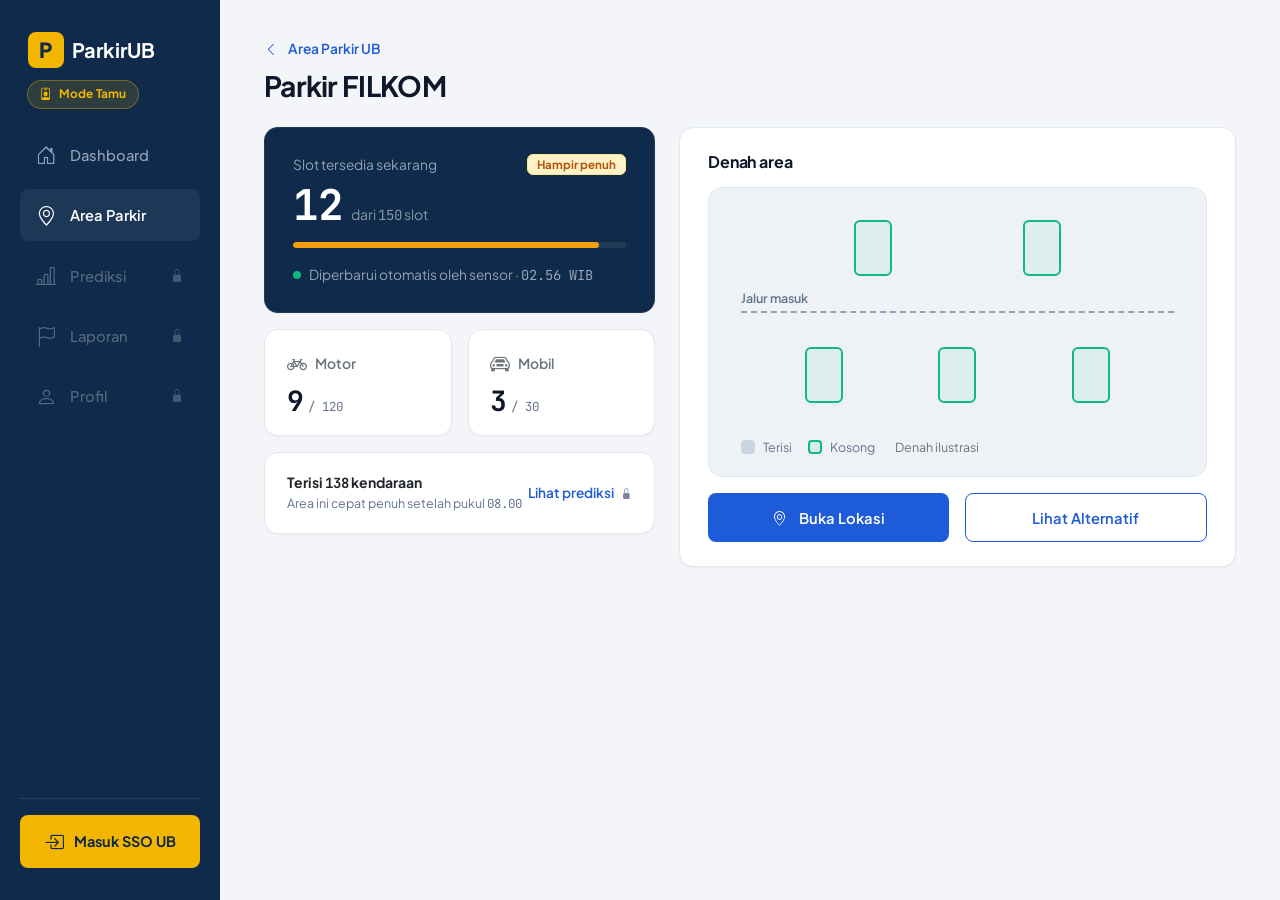
<file: detail-parkir.html>
<!DOCTYPE html>
<html lang="id">
<head>
  <meta charset="UTF-8">
  <meta name="viewport" content="width=device-width, initial-scale=1.0">
  <meta name="description" content="Detail ketersediaan slot parkir dan denah area Parkir FILKOM Universitas Brawijaya.">
  <title>Detail Parkir FILKOM - ParkirUB</title>

  <link rel="icon" type="image/svg+xml" href="favicon.svg">

  <link rel="preconnect" href="https://fonts.googleapis.com">
  <link rel="preconnect" href="https://fonts.gstatic.com" crossorigin>
  <link href="https://fonts.googleapis.com/css2?family=JetBrains+Mono:wght@500;600;700&family=Plus+Jakarta+Sans:wght@400;500;600;700;800&display=swap" rel="stylesheet">

  <link href="https://cdn.jsdelivr.net/npm/bootstrap@5.3.3/dist/css/bootstrap.min.css" rel="stylesheet">
  <link rel="stylesheet" href="https://cdn.jsdelivr.net/npm/bootstrap-icons@1.11.3/font/bootstrap-icons.min.css">

  <link rel="stylesheet" href="css/base.css">
  <link rel="stylesheet" href="css/detail.css">
  <link rel="stylesheet" href="css/guest.css">
</head>
<body>

  <a href="#mainContent" class="skip-link">Lewati ke konten utama</a>
  <div class="dash-backdrop" id="sidebarBackdrop"></div>

  <div class="dash-layout">

    <aside class="dash-sidebar" id="dashSidebar">

      <a href="dashboard.html" class="d-inline-flex align-items-center gap-2 mb-4 ps-2 text-decoration-none">
        <div class="brand-mark">P</div>
        <span class="fs-5 fw-bold text-white">ParkirUB</span>
      </a>

      <nav class="d-flex flex-column gap-2 flex-grow-1" aria-label="Navigasi utama">

        <a href="dashboard.html" class="sidebar-nav-link">
          <i class="bi bi-house-door fs-5" aria-hidden="true"></i>
          <span>Dashboard</span>
        </a>

        <a href="area-parkir.html" class="sidebar-nav-link active" aria-current="page">
          <i class="bi bi-geo-alt fs-5" aria-hidden="true"></i>
          <span>Area Parkir</span>
        </a>

        <a href="prediksi.html" class="sidebar-nav-link">
          <i class="bi bi-bar-chart-line fs-5" aria-hidden="true"></i>
          <span>Prediksi</span>
        </a>

        <a href="laporan.html" class="sidebar-nav-link">
          <i class="bi bi-flag fs-5" aria-hidden="true"></i>
          <span>Laporan</span>
        </a>

        <a href="profil.html" class="sidebar-nav-link">
          <i class="bi bi-person fs-5" aria-hidden="true"></i>
          <span>Profil</span>
        </a>
      </nav>

      <div class="pt-3 border-top border-white border-opacity-10">
        <a href="index.html" class="sidebar-nav-link text-danger">
          <i class="bi bi-box-arrow-left fs-5" aria-hidden="true"></i>
          <span>Keluar</span>
        </a>
      </div>
    </aside>

    <main class="dash-content" id="mainContent">

      <div class="mb-4">

        <button type="button" class="ub-mobile-menu-btn d-lg-none mb-3" id="btnToggleSidebar" aria-label="Buka Menu" aria-expanded="false">
          <i class="bi bi-list fs-5" aria-hidden="true"></i>
        </button>

        <a href="area-parkir.html" class="link-back">
          <i class="bi bi-chevron-left me-1" aria-hidden="true"></i>
          <span>Area Parkir UB</span>
        </a>
        <h1 class="page-title mb-0">Parkir FILKOM</h1>
      </div>

      <div class="row g-4 align-items-start">

        <div class="col-12 col-lg-5 d-flex flex-column gap-3">

          <div class="detail-hero-card">
            <div class="d-flex align-items-center justify-content-between mb-2">
              <span class="ub-dark-copy">Slot tersedia sekarang</span>
              <span class="status-badge status-badge--warning">Hampir penuh</span>
            </div>

            <div class="d-flex align-items-baseline gap-2 mb-3">
              <span class="kpi-value kpi-value--lg text-white">12</span>
              <span class="text-white-50 small">dari <span class="font-mono-data">150</span> slot</span>
            </div>

            <div class="ub-progress ub-progress--dark mb-3">
              <div class="ub-progress-bar ub-progress-bar--warning" style="width: 92%;"></div>
            </div>

            <div class="d-flex align-items-center gap-2 ub-dark-copy">
              <span class="sensor-dot"></span>
              <span>Diperbarui otomatis oleh sensor · <span id="sensorLiveTime" class="font-mono-data">08.12 WIB</span></span>
            </div>
          </div>

          <div class="row g-3">

            <div class="col-6">
              <div class="sub-stat-card">
                <div class="d-flex align-items-center gap-2 mb-2 text-secondary">
                  <i class="bi bi-bicycle fs-5" aria-hidden="true"></i>
                  <span class="small fw-semibold">Motor</span>
                </div>
                <div class="d-flex align-items-baseline gap-1">
                  <span class="kpi-value kpi-value--md">9</span>
                  <span class="meta-caption font-mono-data">/ 120</span>
                </div>
              </div>
            </div>

            <div class="col-6">
              <div class="sub-stat-card">
                <div class="d-flex align-items-center gap-2 mb-2 text-secondary">
                  <i class="bi bi-car-front fs-5" aria-hidden="true"></i>
                  <span class="small fw-semibold">Mobil</span>
                </div>
                <div class="d-flex align-items-baseline gap-1">
                  <span class="kpi-value kpi-value--md">3</span>
                  <span class="meta-caption font-mono-data">/ 30</span>
                </div>
              </div>
            </div>
          </div>

          <div class="info-card d-flex align-items-center justify-content-between">
            <div>
              <div class="fw-bold text-dark small">Terisi <span class="font-mono-data">138</span> kendaraan</div>
              <div class="meta-caption">Area ini cepat penuh setelah pukul <span class="font-mono-data">08.00</span></div>
            </div>
            <a href="prediksi.html" class="ub-link-accent" data-sso-only="true" data-feature-name="Prediksi Traffic Parkiran">
              Lihat prediksi
            </a>
          </div>

        </div>

        <div class="col-12 col-lg-7">
          <div class="ub-card ub-card--padded-lg">
            <h2 class="section-title mb-3">Denah area</h2>

            <div class="denah-canvas mb-3">

              <div class="d-flex justify-content-around px-5">
                <div class="parking-bay bay-empty" title="Slot Kosong (Tersedia)"></div>
                <div class="parking-bay bay-empty" title="Slot Kosong (Tersedia)"></div>
              </div>

              <div class="denah-aisle">
                <span class="denah-aisle-label">Jalur masuk</span>
              </div>

              <div class="d-flex justify-content-around px-3 mb-4">
                <div class="parking-bay bay-empty" title="Slot Kosong (Tersedia)"></div>
                <div class="parking-bay bay-empty" title="Slot Kosong (Tersedia)"></div>
                <div class="parking-bay bay-empty" title="Slot Kosong (Tersedia)"></div>
              </div>

              <div class="d-flex align-items-center gap-3 meta-caption">
                <div class="d-flex align-items-center gap-2">
                  <div class="legend-swatch legend-swatch--filled"></div>
                  <span>Terisi</span>
                </div>
                <div class="d-flex align-items-center gap-2">
                  <div class="legend-swatch legend-swatch--bay-empty"></div>
                  <span>Kosong</span>
                </div>
                <span class="ms-1 text-secondary">Denah ilustrasi</span>
              </div>

            </div>

            <div class="d-flex gap-3">

              <button type="button" class="btn-buka-lokasi" id="btnBukaLokasi">
                <i class="bi bi-geo-alt me-1" aria-hidden="true"></i>
                <span>Buka Lokasi</span>
              </button>

              <a href="alternatif.html" class="btn-alternatif">
                <span>Lihat Alternatif</span>
              </a>
            </div>

          </div>
        </div>

      </div>

    </main>
  </div>

  <script src="https://cdn.jsdelivr.net/npm/bootstrap@5.3.3/dist/js/bootstrap.bundle.min.js"></script>

  <script src="js/parking-data.js"></script>
  <script src="js/auth.js"></script>
  <script src="js/common.js"></script>
  <script src="js/detail.js"></script>
</body>
</html>
</file>
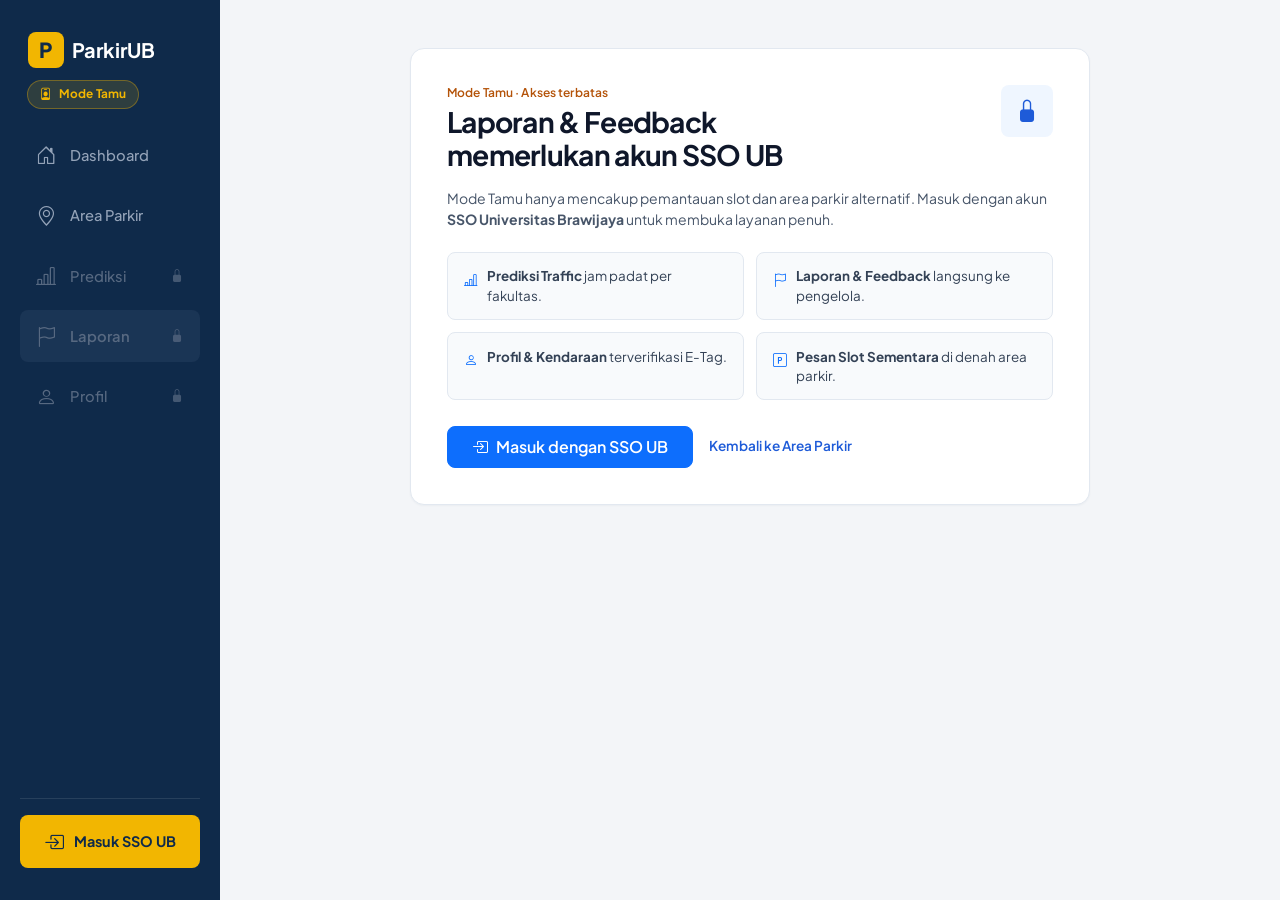
<file: laporan.html>
<!DOCTYPE html>
<html lang="id">
<head>
  <meta charset="UTF-8">
  <meta name="viewport" content="width=device-width, initial-scale=1.0">
  <meta name="description" content="Pusat laporan kejadian dan feedback aplikasi ParkirUB.">
  <title>Laporan &amp; Feedback - ParkirUB</title>

  <link rel="icon" type="image/svg+xml" href="favicon.svg">

  <link rel="preconnect" href="https://fonts.googleapis.com">
  <link rel="preconnect" href="https://fonts.gstatic.com" crossorigin>
  <link href="https://fonts.googleapis.com/css2?family=JetBrains+Mono:wght@500;600;700&family=Plus+Jakarta+Sans:wght@400;500;600;700;800&display=swap" rel="stylesheet">

  <link href="https://cdn.jsdelivr.net/npm/bootstrap@5.3.3/dist/css/bootstrap.min.css" rel="stylesheet">
  <link rel="stylesheet" href="https://cdn.jsdelivr.net/npm/bootstrap-icons@1.11.3/font/bootstrap-icons.min.css">

  <link rel="stylesheet" href="css/base.css">
  <link rel="stylesheet" href="css/laporan.css">
  <link rel="stylesheet" href="css/guest.css">
</head>
<body data-requires-sso="true" data-feature-name="Laporan & Feedback">

  <a href="#mainContent" class="skip-link">Lewati ke konten utama</a>
  <div class="dash-backdrop" id="sidebarBackdrop"></div>

  <div class="dash-layout">

    <aside class="dash-sidebar" id="dashSidebar">

      <a href="dashboard.html" class="d-inline-flex align-items-center gap-2 mb-4 ps-2 text-decoration-none">
        <div class="brand-mark">P</div>
        <span class="fs-5 fw-bold text-white">ParkirUB</span>
      </a>

      <nav class="d-flex flex-column gap-2 flex-grow-1" aria-label="Navigasi utama">

        <a href="dashboard.html" class="sidebar-nav-link">
          <i class="bi bi-house-door fs-5" aria-hidden="true"></i>
          <span>Dashboard</span>
        </a>

        <a href="area-parkir.html" class="sidebar-nav-link">
          <i class="bi bi-geo-alt fs-5" aria-hidden="true"></i>
          <span>Area Parkir</span>
        </a>

        <a href="prediksi.html" class="sidebar-nav-link">
          <i class="bi bi-bar-chart-line fs-5" aria-hidden="true"></i>
          <span>Prediksi</span>
        </a>

        <a href="laporan.html" class="sidebar-nav-link active" aria-current="page">
          <i class="bi bi-flag fs-5" aria-hidden="true"></i>
          <span>Laporan</span>
        </a>

        <a href="profil.html" class="sidebar-nav-link">
          <i class="bi bi-person fs-5" aria-hidden="true"></i>
          <span>Profil</span>
        </a>
      </nav>

      <div class="pt-3 border-top border-white border-opacity-10">
        <a href="index.html" class="sidebar-nav-link text-danger">
          <i class="bi bi-box-arrow-left fs-5" aria-hidden="true"></i>
          <span>Keluar</span>
        </a>
      </div>
    </aside>

    <main class="dash-content" id="mainContent">

      <div class="d-flex align-items-center gap-3 mb-3">

        <button type="button" class="ub-mobile-menu-btn d-lg-none" id="btnToggleSidebar" aria-label="Buka Menu" aria-expanded="false">
          <i class="bi bi-list fs-5" aria-hidden="true"></i>
        </button>

        <h1 class="page-title mb-0">Laporan</h1>
      </div>

      <div class="laporan-tab-bar" role="tablist">
        <button type="button" class="laporan-tab-btn active" id="tabLaporanKejadian" role="tab" aria-selected="true">Laporan Kejadian</button>
        <button type="button" class="laporan-tab-btn" id="tabFeedback" role="tab" aria-selected="false">Feedback</button>
      </div>

      <div id="viewLaporanKejadian" class="row g-4 align-items-start">

        <div class="col-12 col-lg-8">
          <div class="ub-card ub-card--padded-lg">
            <form id="formLaporanKejadian">

              <div class="mb-3">
                <label class="form-label fw-bold text-dark small d-block mb-2">Jenis kejadian</label>

                <div class="d-flex flex-wrap gap-2 mb-2">
                  <button type="button" class="incident-pill active" data-category="Parkir liar">Parkir liar</button>
                  <button type="button" class="incident-pill" data-category="Kendaraan menghalangi">Kendaraan menghalangi</button>
                  <button type="button" class="incident-pill" data-category="Sensor / papan error">Sensor / papan error</button>
                  <button type="button" class="incident-pill" data-category="Kehilangan / kerusakan">Kehilangan / kerusakan</button>
                </div>

                <div class="d-flex flex-wrap gap-2">
                  <button type="button" class="incident-pill" data-category="Lainnya">Lainnya</button>
                </div>
              </div>

              <div class="mb-3">
                <label for="inputLokasiParkir" class="form-label fw-bold text-dark small d-block mb-2">Lokasi parkir</label>
                <input type="text" class="form-control-lapor" id="inputLokasiParkir" value="Parkir FILKOM" placeholder="Masukkan nama area parkir..." required>
              </div>

              <div class="mb-4">
                <label for="inputDeskripsiLapor" class="form-label fw-bold text-dark small d-block mb-2">Deskripsi</label>
                <textarea class="form-control-lapor" id="inputDeskripsiLapor" rows="4" placeholder="Ceritakan apa yang terjadi" required></textarea>
              </div>

              <div class="d-flex flex-column flex-sm-row gap-3">
                <button type="button" class="btn-add-photo" id="btnUploadFoto">
                  <i class="bi bi-camera me-2 fs-6" aria-hidden="true"></i>
                  <span id="labelFotoText">Tambah foto (opsional)</span>
                </button>
                <input type="file" id="fileFotoLapor" accept="image/*" class="d-none">

                <button type="submit" class="btn-submit-report" id="btnSubmitReport">
                  <span>Kirim Laporan</span>
                </button>
              </div>

              <div id="laporSuccessAlert" class="alert alert-success mt-3 mb-0 py-2 px-3 small text-center d-none" role="alert"></div>

            </form>
          </div>
        </div>

        <div class="col-12 col-lg-4">
          <div class="guide-card">
            <h2 class="fw-bold text-white fs-6 mb-3">Panduan melapor</h2>
            <p class="ub-dark-copy mb-3">
              Pilih jenis kejadian yang paling sesuai dengan kondisi di lapangan.
            </p>
            <p class="ub-dark-copy mb-3">
              Sebutkan lokasi dan ciri kendaraan atau perangkat yang bermasalah.
            </p>
            <p class="ub-dark-copy mb-0">
              Lampirkan foto bila ada, supaya petugas lebih cepat menindaklanjuti.
            </p>
          </div>
        </div>

      </div>

      <div id="viewFeedback" class="row g-4 align-items-start d-none">

        <div class="col-12 col-lg-8">
          <div class="ub-card ub-card--padded-lg">
            <form id="formFeedback">

              <div class="mb-4">
                <label class="form-label fw-bold text-dark small d-block mb-2">Seberapa membantu aplikasi ini?</label>
                <div class="star-rating-box">

                  <button type="button" class="star-btn filled" data-star="1" title="Sangat Kurang" aria-label="1 bintang: Sangat Kurang">
                    <i class="bi bi-star-fill" aria-hidden="true"></i>
                  </button>

                  <button type="button" class="star-btn filled" data-star="2" title="Kurang" aria-label="2 bintang: Kurang">
                    <i class="bi bi-star-fill" aria-hidden="true"></i>
                  </button>

                  <button type="button" class="star-btn filled" data-star="3" title="Cukup" aria-label="3 bintang: Cukup">
                    <i class="bi bi-star-fill" aria-hidden="true"></i>
                  </button>

                  <button type="button" class="star-btn filled" data-star="4" title="Baik" aria-label="4 bintang: Baik">
                    <i class="bi bi-star-fill" aria-hidden="true"></i>
                  </button>

                  <button type="button" class="star-btn empty" data-star="5" title="Sangat Baik" aria-label="5 bintang: Sangat Baik">
                    <i class="bi bi-star-fill" aria-hidden="true"></i>
                  </button>

                  <span class="rating-text-label" id="ratingTextLabel">Baik</span>
                </div>
              </div>

              <div class="mb-3">
                <label class="form-label fw-bold text-dark small d-block mb-2">Topik</label>
                <div class="d-flex flex-wrap gap-2">
                  <button type="button" class="topic-pill active" data-topic="Akurasi data">Akurasi data</button>
                  <button type="button" class="topic-pill" data-topic="Tampilan aplikasi">Tampilan aplikasi</button>
                  <button type="button" class="topic-pill" data-topic="Usul fitur">Usul fitur</button>
                  <button type="button" class="topic-pill" data-topic="Lainnya">Lainnya</button>
                </div>
              </div>

              <div class="mb-4">
                <label for="inputSaranFeedback" class="form-label fw-bold text-dark small d-block mb-2">Saran atau komentar</label>
                <textarea class="form-control-lapor" id="inputSaranFeedback" rows="4" placeholder="Apa yang bisa kami perbaiki?" required></textarea>
              </div>

              <div>
                <button type="submit" class="btn-submit-feedback" id="btnSubmitFeedback">
                  <span>Kirim Feedback</span>
                </button>
              </div>

              <div id="feedbackSuccessAlert" class="alert alert-success mt-3 mb-0 py-2 px-3 small text-center d-none" role="alert"></div>

            </form>
          </div>
        </div>

        <div class="col-12 col-lg-4">
          <div class="guide-card">
            <h2 class="fw-bold text-white fs-6 mb-3">Masukanmu dipakai untuk</h2>

            <p class="ub-dark-copy mb-3">
              Memperbaiki akurasi data slot parkir dari sensor.
            </p>

            <p class="ub-dark-copy mb-3">
              Menyempurnakan tampilan dan alur aplikasi.
            </p>

            <p class="ub-dark-copy mb-0">
              Menentukan fitur berikutnya yang paling dibutuhkan mahasiswa.
            </p>
          </div>
        </div>

      </div>

    </main>
  </div>

  <script src="https://cdn.jsdelivr.net/npm/bootstrap@5.3.3/dist/js/bootstrap.bundle.min.js"></script>

  <script src="js/auth.js"></script>
  <script src="js/common.js"></script>
  <script src="js/laporan.js"></script>
</body>
</html>
</file>
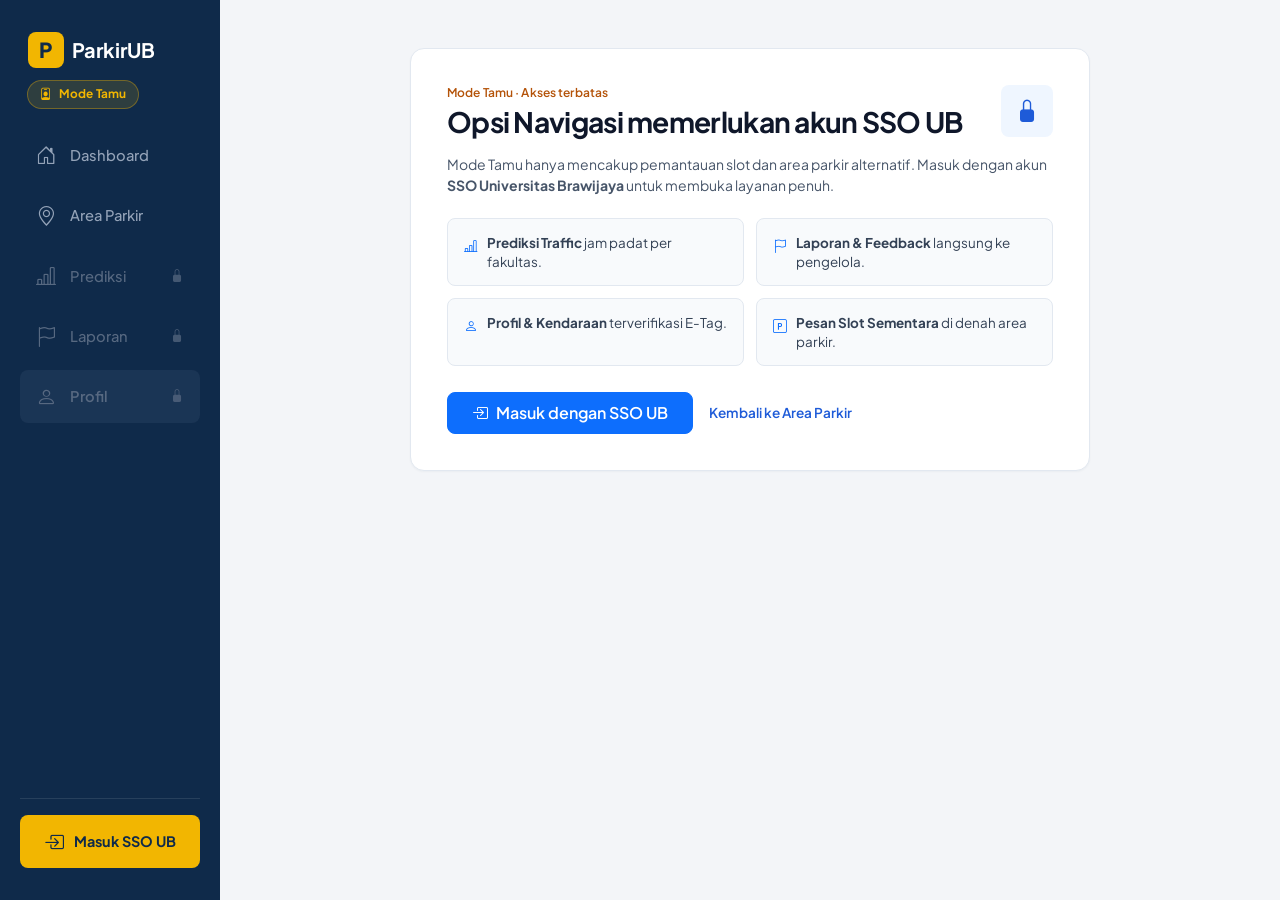
<file: opsi-navigasi.html>
<!DOCTYPE html>
<html lang="id">
<head>
  <meta charset="UTF-8">
  <meta name="viewport" content="width=device-width, initial-scale=1.0">
  <meta name="description" content="Pengaturan aplikasi peta bawaan untuk navigasi rute ParkirUB.">
  <title>Opsi Navigasi - ParkirUB</title>

  <link rel="icon" type="image/svg+xml" href="favicon.svg">

  <link rel="preconnect" href="https://fonts.googleapis.com">
  <link rel="preconnect" href="https://fonts.gstatic.com" crossorigin>
  <link href="https://fonts.googleapis.com/css2?family=JetBrains+Mono:wght@500;600;700&family=Plus+Jakarta+Sans:wght@400;500;600;700;800&display=swap" rel="stylesheet">

  <link href="https://cdn.jsdelivr.net/npm/bootstrap@5.3.3/dist/css/bootstrap.min.css" rel="stylesheet">
  <link rel="stylesheet" href="https://cdn.jsdelivr.net/npm/bootstrap-icons@1.11.3/font/bootstrap-icons.min.css">

  <link rel="stylesheet" href="css/base.css">
  <link rel="stylesheet" href="css/opsi-navigasi.css">
  <link rel="stylesheet" href="css/guest.css">
</head>
<body data-requires-sso="true" data-feature-name="Opsi Navigasi">

  <a href="#mainContent" class="skip-link">Lewati ke konten utama</a>
  <div class="dash-backdrop" id="sidebarBackdrop"></div>

  <div class="dash-layout">

    <aside class="dash-sidebar" id="dashSidebar">

      <a href="dashboard.html" class="d-inline-flex align-items-center gap-2 mb-4 ps-2 text-decoration-none">
        <div class="brand-mark">P</div>
        <span class="fs-5 fw-bold text-white">ParkirUB</span>
      </a>

      <nav class="d-flex flex-column gap-2 flex-grow-1" aria-label="Navigasi utama">

        <a href="dashboard.html" class="sidebar-nav-link">
          <i class="bi bi-house-door fs-5" aria-hidden="true"></i>
          <span>Dashboard</span>
        </a>

        <a href="area-parkir.html" class="sidebar-nav-link">
          <i class="bi bi-geo-alt fs-5" aria-hidden="true"></i>
          <span>Area Parkir</span>
        </a>

        <a href="prediksi.html" class="sidebar-nav-link">
          <i class="bi bi-bar-chart-line fs-5" aria-hidden="true"></i>
          <span>Prediksi</span>
        </a>

        <a href="laporan.html" class="sidebar-nav-link">
          <i class="bi bi-flag fs-5" aria-hidden="true"></i>
          <span>Laporan</span>
        </a>

        <a href="profil.html" class="sidebar-nav-link active" aria-current="page">
          <i class="bi bi-person fs-5" aria-hidden="true"></i>
          <span>Profil</span>
        </a>
      </nav>

      <div class="pt-3 border-top border-white border-opacity-10">
        <a href="index.html" class="sidebar-nav-link text-danger">
          <i class="bi bi-box-arrow-left fs-5" aria-hidden="true"></i>
          <span>Keluar</span>
        </a>
      </div>
    </aside>

    <main class="dash-content" id="mainContent">

      <div>
        <a href="profil.html" class="back-link">
          <i class="bi bi-chevron-left me-1" aria-hidden="true"></i>
          <span>Profil</span>
        </a>
      </div>

      <div class="d-flex align-items-center gap-3 mb-1">

        <button type="button" class="ub-mobile-menu-btn d-lg-none" id="btnToggleSidebar" aria-label="Buka Menu" aria-expanded="false">
          <i class="bi bi-list fs-5" aria-hidden="true"></i>
        </button>

        <h1 class="page-title mb-0">Opsi Navigasi</h1>
      </div>
      <p class="page-subtitle mb-4">Pilih aplikasi peta untuk membuka lokasi dan rute ke area parkir tujuan.</p>

      <div class="nav-options-wrapper" id="navOptionsWrapper" role="radiogroup" aria-label="Pilih aplikasi navigasi">

        <div class="nav-card selected" tabindex="0" role="radio" aria-checked="true" data-app="Google Maps">
          <div class="d-flex align-items-center gap-3">
            <div class="nav-icon-box">
              <i class="bi bi-send-fill fs-5 text-primary" aria-hidden="true"></i>
            </div>
            <div>
              <div class="nav-title">Google Maps</div>
              <div class="nav-desc">Bawaan, lalu lintas langsung</div>
            </div>
          </div>
          <div class="nav-radio-indicator">
            <div class="nav-radio-inner-dot"></div>
          </div>
        </div>

        <div class="nav-card" tabindex="0" role="radio" aria-checked="false" data-app="Waze">
          <div class="d-flex align-items-center gap-3">
            <div class="nav-icon-box">
              <i class="bi bi-send-fill fs-5 text-primary" aria-hidden="true"></i>
            </div>
            <div>
              <div class="nav-title">Waze</div>
              <div class="nav-desc">Rute menghindari macet</div>
            </div>
          </div>
          <div class="nav-radio-indicator">
            <div class="nav-radio-inner-dot"></div>
          </div>
        </div>

        <div class="nav-card" tabindex="0" role="radio" aria-checked="false" data-app="Apple Maps">
          <div class="d-flex align-items-center gap-3">
            <div class="nav-icon-box">
              <i class="bi bi-send-fill fs-5 text-primary" aria-hidden="true"></i>
            </div>
            <div>
              <div class="nav-title">Apple Maps</div>
              <div class="nav-desc">Untuk perangkat Apple</div>
            </div>
          </div>
          <div class="nav-radio-indicator">
            <div class="nav-radio-inner-dot"></div>
          </div>
        </div>

      </div>

      <div class="nav-saved-status" id="navSavedStatus">
        <i class="bi bi-check-lg me-1" aria-hidden="true"></i>
        <span>Pilihan tersimpan otomatis</span>
      </div>

    </main>
  </div>

  <script src="https://cdn.jsdelivr.net/npm/bootstrap@5.3.3/dist/js/bootstrap.bundle.min.js"></script>

  <script src="js/auth.js"></script>
  <script src="js/common.js"></script>
  <script src="js/opsi-navigasi.js"></script>
</body>
</html>
</file>
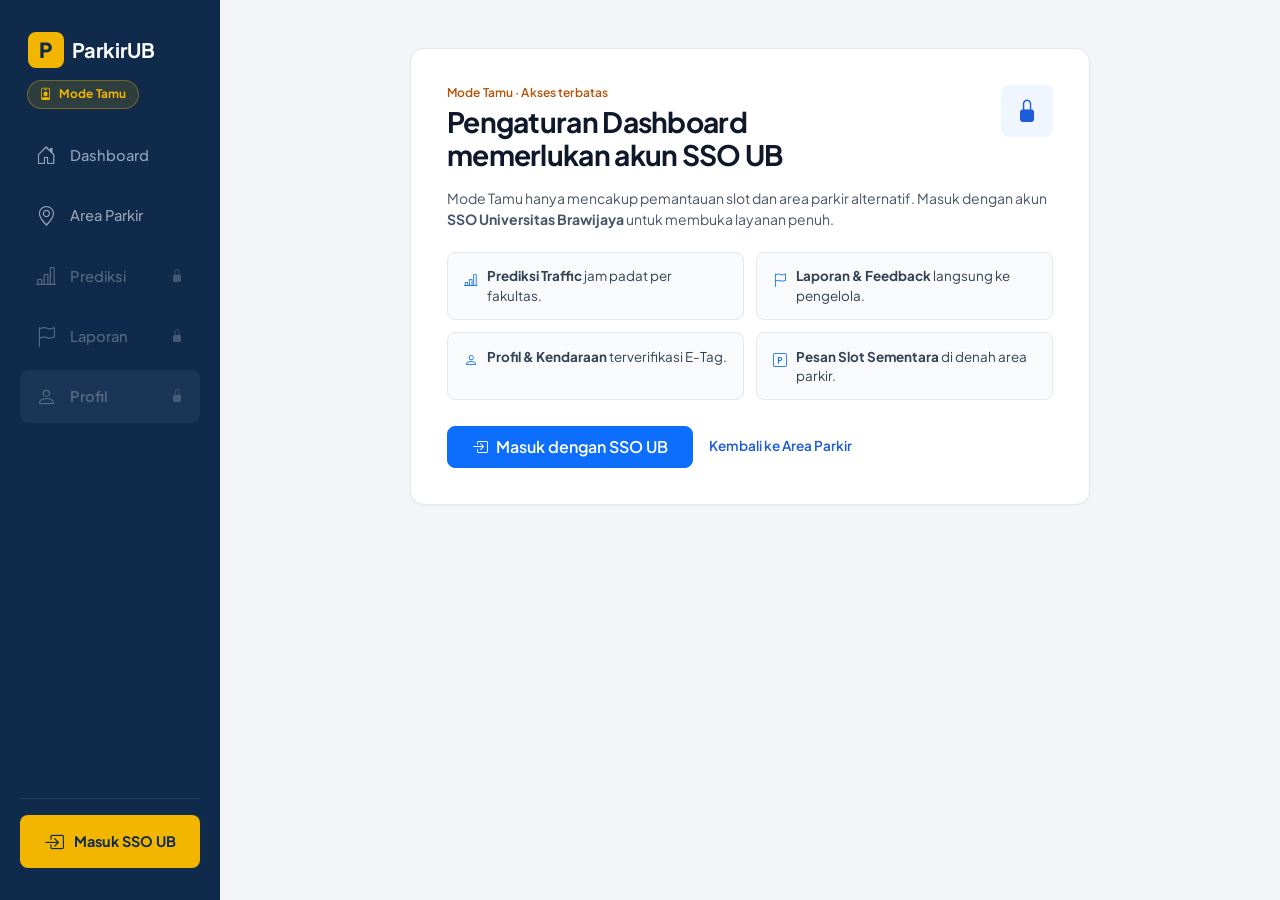
<file: pengaturan-dashboard.html>
<!DOCTYPE html>
<html lang="id">
<head>
  <meta charset="UTF-8">
  <meta name="viewport" content="width=device-width, initial-scale=1.0">
  <meta name="description" content="Pengaturan area parkir favorit yang ditampilkan di dashboard ParkirUB.">
  <title>Pengaturan Dashboard - ParkirUB</title>

  <link rel="icon" type="image/svg+xml" href="favicon.svg">

  <link rel="preconnect" href="https://fonts.googleapis.com">
  <link rel="preconnect" href="https://fonts.gstatic.com" crossorigin>
  <link href="https://fonts.googleapis.com/css2?family=JetBrains+Mono:wght@500;600;700&family=Plus+Jakarta+Sans:wght@400;500;600;700;800&display=swap" rel="stylesheet">

  <link href="https://cdn.jsdelivr.net/npm/bootstrap@5.3.3/dist/css/bootstrap.min.css" rel="stylesheet">
  <link rel="stylesheet" href="https://cdn.jsdelivr.net/npm/bootstrap-icons@1.11.3/font/bootstrap-icons.min.css">

  <link rel="stylesheet" href="css/base.css">
  <link rel="stylesheet" href="css/pengaturan-dashboard.css">
  <link rel="stylesheet" href="css/guest.css">
</head>
<body data-requires-sso="true" data-feature-name="Pengaturan Dashboard">

  <a href="#mainContent" class="skip-link">Lewati ke konten utama</a>
  <div class="dash-backdrop" id="sidebarBackdrop"></div>

  <div class="dash-layout">

    <aside class="dash-sidebar" id="dashSidebar">

      <a href="dashboard.html" class="d-inline-flex align-items-center gap-2 mb-4 ps-2 text-decoration-none">
        <div class="brand-mark">P</div>
        <span class="fs-5 fw-bold text-white">ParkirUB</span>
      </a>

      <nav class="d-flex flex-column gap-2 flex-grow-1" aria-label="Navigasi utama">

        <a href="dashboard.html" class="sidebar-nav-link">
          <i class="bi bi-house-door fs-5" aria-hidden="true"></i>
          <span>Dashboard</span>
        </a>

        <a href="area-parkir.html" class="sidebar-nav-link">
          <i class="bi bi-geo-alt fs-5" aria-hidden="true"></i>
          <span>Area Parkir</span>
        </a>

        <a href="prediksi.html" class="sidebar-nav-link">
          <i class="bi bi-bar-chart-line fs-5" aria-hidden="true"></i>
          <span>Prediksi</span>
        </a>

        <a href="laporan.html" class="sidebar-nav-link">
          <i class="bi bi-flag fs-5" aria-hidden="true"></i>
          <span>Laporan</span>
        </a>

        <a href="profil.html" class="sidebar-nav-link active" aria-current="page">
          <i class="bi bi-person fs-5" aria-hidden="true"></i>
          <span>Profil</span>
        </a>
      </nav>

      <div class="pt-3 border-top border-white border-opacity-10">
        <a href="index.html" class="sidebar-nav-link text-danger">
          <i class="bi bi-box-arrow-left fs-5" aria-hidden="true"></i>
          <span>Keluar</span>
        </a>
      </div>
    </aside>

    <main class="dash-content" id="mainContent">

      <div>
        <a href="profil.html" class="back-link">
          <i class="bi bi-chevron-left me-1" aria-hidden="true"></i>
          <span>Profil</span>
        </a>
      </div>

      <div class="d-flex align-items-center gap-3 mb-1">

        <button type="button" class="ub-mobile-menu-btn d-lg-none" id="btnToggleSidebar" aria-label="Buka Menu" aria-expanded="false">
          <i class="bi bi-list fs-5" aria-hidden="true"></i>
        </button>

        <h1 class="page-title mb-0">Pengaturan Dashboard</h1>
      </div>
      <p class="page-subtitle mb-4">Pilih area parkir yang ingin ditampilkan di Dashboard. Maksimal 3 area.</p>

      <div class="row g-4 align-items-start">

        <div class="col-12 col-lg-8">

          <div class="status-bar-wrap">
            <div class="status-counter-text font-mono-data" id="counterDipilihText">3 dari 3 dipilih</div>
            <div class="status-saved-badge" id="badgeSavedStatus">
              <i class="bi bi-check-lg me-1" aria-hidden="true"></i>
              <span>Tersimpan otomatis</span>
            </div>
          </div>

          <div class="row g-3" id="areaSelectGrid">

            <div class="col-12 col-md-6">
              <div class="area-select-card selected" tabindex="0" role="button" aria-pressed="true" data-area="Parkir FILKOM" data-slot="150 slot">
                <div>
                  <div class="area-select-title">Parkir FILKOM</div>
                  <div class="area-select-sub font-mono-data">150 slot</div>
                </div>
                <div class="area-select-checkbox">
                  <i class="bi bi-check-lg" aria-hidden="true"></i>
                </div>
              </div>
            </div>

            <div class="col-12 col-md-6">
              <div class="area-select-card selected" tabindex="0" role="button" aria-pressed="true" data-area="Parkir Fakultas Teknik" data-slot="200 slot">
                <div>
                  <div class="area-select-title">Parkir Fakultas Teknik</div>
                  <div class="area-select-sub font-mono-data">200 slot</div>
                </div>
                <div class="area-select-checkbox">
                  <i class="bi bi-check-lg" aria-hidden="true"></i>
                </div>
              </div>
            </div>

            <div class="col-12 col-md-6">
              <div class="area-select-card selected" tabindex="0" role="button" aria-pressed="true" data-area="Parkir FEB" data-slot="120 slot">
                <div>
                  <div class="area-select-title">Parkir FEB</div>
                  <div class="area-select-sub font-mono-data">120 slot</div>
                </div>
                <div class="area-select-checkbox">
                  <i class="bi bi-check-lg" aria-hidden="true"></i>
                </div>
              </div>
            </div>

            <div class="col-12 col-md-6">
              <div class="area-select-card" tabindex="0" role="button" aria-pressed="false" data-area="Parkir FIA" data-slot="90 slot">
                <div>
                  <div class="area-select-title">Parkir FIA</div>
                  <div class="area-select-sub font-mono-data">90 slot</div>
                </div>
                <div class="area-select-checkbox">
                  <i class="bi bi-check-lg" aria-hidden="true"></i>
                </div>
              </div>
            </div>

            <div class="col-12 col-md-6">
              <div class="area-select-card" tabindex="0" role="button" aria-pressed="false" data-area="Parkir Fakultas Pertanian" data-slot="110 slot">
                <div>
                  <div class="area-select-title">Parkir Fakultas Pertanian</div>
                  <div class="area-select-sub font-mono-data">110 slot</div>
                </div>
                <div class="area-select-checkbox">
                  <i class="bi bi-check-lg" aria-hidden="true"></i>
                </div>
              </div>
            </div>

            <div class="col-12 col-md-6">
              <div class="area-select-card" tabindex="0" role="button" aria-pressed="false" data-area="Parkir FIB" data-slot="80 slot">
                <div>
                  <div class="area-select-title">Parkir FIB</div>
                  <div class="area-select-sub font-mono-data">80 slot</div>
                </div>
                <div class="area-select-checkbox">
                  <i class="bi bi-check-lg" aria-hidden="true"></i>
                </div>
              </div>
            </div>

          </div>

          <div class="toast-container ub-toast-container" id="ubToastContainer"></div>

        </div>

        <div class="col-12 col-lg-4">
          <div class="preview-dash-card">
            <h2 class="preview-dash-title">Tampil di Dashboard</h2>

            <div class="preview-dash-list" id="previewDashList">
              <div class="preview-dash-item" data-area="Parkir FILKOM">
                <span class="preview-dash-dot"></span>
                <span>Parkir FILKOM</span>
              </div>
              <div class="preview-dash-item" data-area="Parkir Fakultas Teknik">
                <span class="preview-dash-dot"></span>
                <span>Parkir Fakultas Teknik</span>
              </div>
              <div class="preview-dash-item" data-area="Parkir FEB">
                <span class="preview-dash-dot"></span>
                <span>Parkir FEB</span>
              </div>
            </div>

            <div>
              <a href="dashboard.html" class="preview-dash-link">
                <span>Lihat Dashboard</span>
                <i class="bi bi-chevron-right ms-1" aria-hidden="true"></i>
              </a>
            </div>

          </div>
        </div>

      </div>

    </main>
  </div>

  <script src="https://cdn.jsdelivr.net/npm/bootstrap@5.3.3/dist/js/bootstrap.bundle.min.js"></script>

  <script src="js/auth.js"></script>
  <script src="js/common.js"></script>
  <script src="js/pengaturan-dashboard.js"></script>
</body>
</html>
</file>
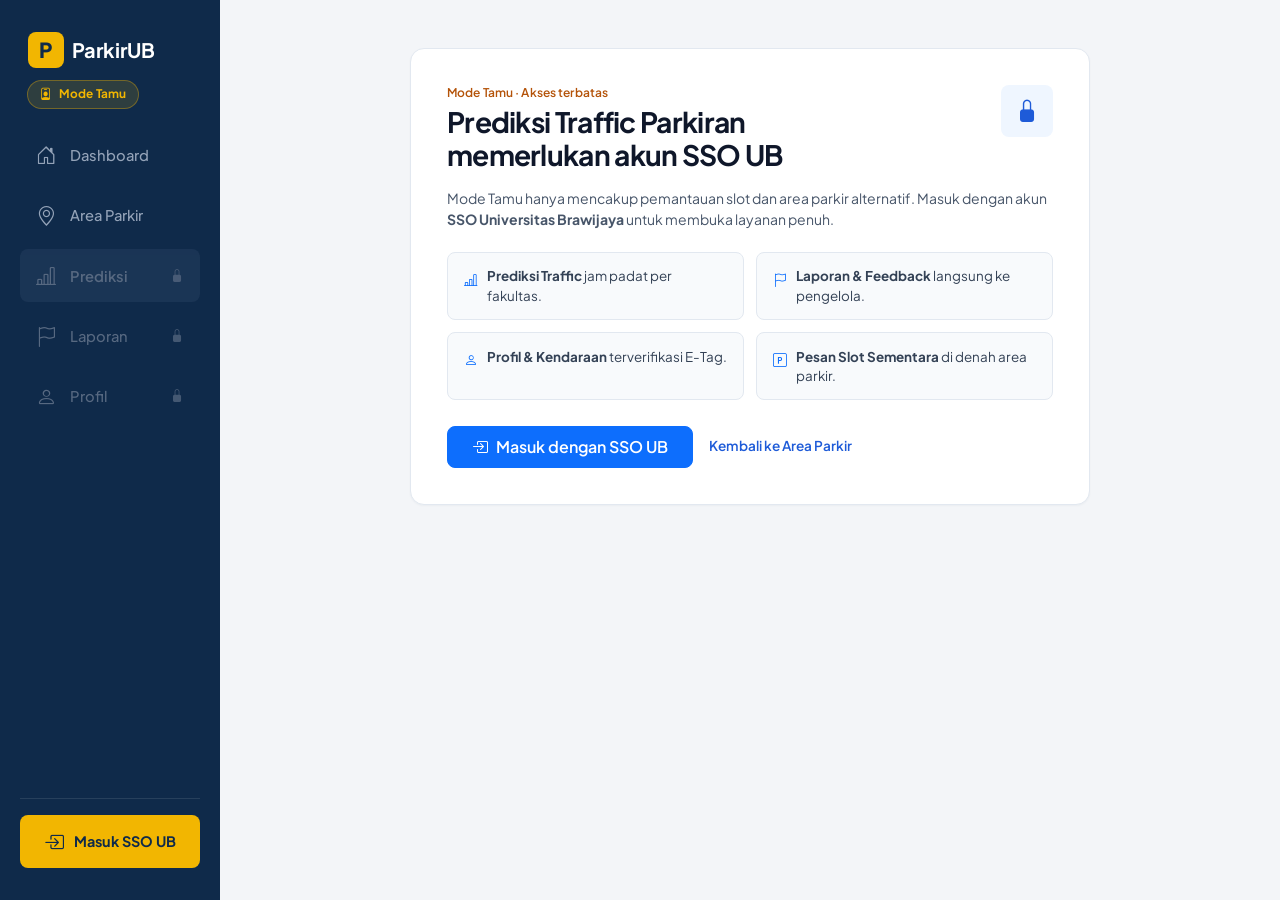
<file: prediksi.html>
<!DOCTYPE html>
<html lang="id">
<head>
  <meta charset="UTF-8">
  <meta name="viewport" content="width=device-width, initial-scale=1.0">
  <meta name="description" content="Analisis prediksi traffic dan jam sibuk parkir Universitas Brawijaya.">
  <title>Prediksi Traffic Parkiran - ParkirUB</title>

  <link rel="icon" type="image/svg+xml" href="favicon.svg">

  <link rel="preconnect" href="https://fonts.googleapis.com">
  <link rel="preconnect" href="https://fonts.gstatic.com" crossorigin>
  <link href="https://fonts.googleapis.com/css2?family=JetBrains+Mono:wght@500;600;700&family=Plus+Jakarta+Sans:wght@400;500;600;700;800&display=swap" rel="stylesheet">

  <link href="https://cdn.jsdelivr.net/npm/bootstrap@5.3.3/dist/css/bootstrap.min.css" rel="stylesheet">
  <link rel="stylesheet" href="https://cdn.jsdelivr.net/npm/bootstrap-icons@1.11.3/font/bootstrap-icons.min.css">

  <link rel="stylesheet" href="css/base.css">
  <link rel="stylesheet" href="css/prediksi.css">
  <link rel="stylesheet" href="css/guest.css">
</head>
<body data-requires-sso="true" data-feature-name="Prediksi Traffic Parkiran">

  <a href="#mainContent" class="skip-link">Lewati ke konten utama</a>
  <div class="dash-backdrop" id="sidebarBackdrop"></div>

  <div class="dash-layout">

    <aside class="dash-sidebar" id="dashSidebar">

      <a href="dashboard.html" class="d-inline-flex align-items-center gap-2 mb-4 ps-2 text-decoration-none">
        <div class="brand-mark">P</div>
        <span class="fs-5 fw-bold text-white">ParkirUB</span>
      </a>

      <nav class="d-flex flex-column gap-2 flex-grow-1" aria-label="Navigasi utama">

        <a href="dashboard.html" class="sidebar-nav-link">
          <i class="bi bi-house-door fs-5" aria-hidden="true"></i>
          <span>Dashboard</span>
        </a>

        <a href="area-parkir.html" class="sidebar-nav-link">
          <i class="bi bi-geo-alt fs-5" aria-hidden="true"></i>
          <span>Area Parkir</span>
        </a>

        <a href="prediksi.html" class="sidebar-nav-link active" aria-current="page">
          <i class="bi bi-bar-chart-line fs-5" aria-hidden="true"></i>
          <span>Prediksi</span>
        </a>

        <a href="laporan.html" class="sidebar-nav-link">
          <i class="bi bi-flag fs-5" aria-hidden="true"></i>
          <span>Laporan</span>
        </a>

        <a href="profil.html" class="sidebar-nav-link">
          <i class="bi bi-person fs-5" aria-hidden="true"></i>
          <span>Profil</span>
        </a>
      </nav>

      <div class="pt-3 border-top border-white border-opacity-10">
        <a href="index.html" class="sidebar-nav-link text-danger">
          <i class="bi bi-box-arrow-left fs-5" aria-hidden="true"></i>
          <span>Keluar</span>
        </a>
      </div>
    </aside>

    <main class="dash-content" id="mainContent">

      <header class="d-flex align-items-center justify-content-between mb-4">
        <div class="d-flex align-items-center gap-3">

          <button type="button" class="ub-mobile-menu-btn d-lg-none" id="btnToggleSidebar" aria-label="Buka Menu" aria-expanded="false">
            <i class="bi bi-list fs-5" aria-hidden="true"></i>
          </button>

          <div>
            <h1 class="page-title mb-1">Prediksi Traffic Parkiran</h1>
            <p class="page-subtitle mb-0">Pilih area dan rentang waktu untuk melihat perkiraan keterisian</p>
          </div>
        </div>
      </header>

      <div class="row g-4 align-items-start">

        <div class="col-12 col-lg-4 d-flex flex-column gap-3">

          <div class="ub-card ub-card--padded-lg">

            <div class="mb-4">
              <label class="text-secondary small fw-semibold d-block mb-2">Area parkir</label>
              <div class="d-flex flex-wrap gap-2">
                <button type="button" class="filter-choice-btn active" data-type="area" data-value="FILKOM">FILKOM</button>
                <button type="button" class="filter-choice-btn" data-type="area" data-value="Fakultas Teknik">Fakultas Teknik</button>
                <button type="button" class="filter-choice-btn" data-type="area" data-value="FEB">FEB</button>
              </div>
            </div>

            <div>
              <label class="text-secondary small fw-semibold d-block mb-2">Rentang waktu (WIB)</label>
              <div class="d-flex flex-wrap gap-2 mb-2">
                <button type="button" class="filter-choice-btn" data-type="time" data-value="06-08">06–08</button>
                <button type="button" class="filter-choice-btn active" data-type="time" data-value="08-10">08–10</button>
                <button type="button" class="filter-choice-btn" data-type="time" data-value="10-12">10–12</button>
                <button type="button" class="filter-choice-btn" data-type="time" data-value="12-14">12–14</button>
              </div>
              <div class="d-flex flex-wrap gap-2">
                <button type="button" class="filter-choice-btn" data-type="time" data-value="14-16">14–16</button>
              </div>
            </div>

          </div>

          <div class="prediksi-status-card">

            <div class="d-flex align-items-center justify-content-between mb-2">
              <span class="ub-dark-copy" id="prediksiSummaryLabel">Prediksi 08–10 · FILKOM</span>
              <span class="status-badge status-badge--penuh" id="prediksiBadgeStatus">Penuh</span>
            </div>

            <div class="d-flex align-items-baseline gap-2 mb-2">
              <span class="kpi-value kpi-value--lg text-white" id="prediksiBigVal">95%</span>
              <span class="small text-white-50">perkiraan terisi saat puncak</span>
            </div>

            <p class="ub-dark-copy mb-3" id="prediksiDescText">
              Kemungkinan besar penuh. Pertimbangkan area alternatif.
            </p>

            <a href="alternatif.html" class="ub-link-gold">
              Lihat area alternatif
            </a>

          </div>

        </div>

        <div class="col-12 col-lg-8">
          <div class="prediksi-chart-card">

            <div class="d-flex flex-wrap align-items-center justify-content-between gap-2 mb-3">
              <h2 class="section-title mb-0">Tingkat keterisian per jam</h2>
              <span class="meta-caption">100% = penuh · batang berwarna = rentang terpilih</span>
            </div>

            <div class="prediksi-chart-container">

              <div class="prediksi-col">
                <span class="prediksi-val-label font-mono-data tabular-nums">20%</span>
                <div class="prediksi-bar-wrap">
                  <div class="prediksi-bar" id="bar-06" style="height: 20%;" data-hour="06" title="06:00 - 20% Terisi"></div>
                </div>
                <span class="prediksi-time-label font-mono-data">06</span>
              </div>

              <div class="prediksi-col">
                <span class="prediksi-val-label font-mono-data tabular-nums">45%</span>
                <div class="prediksi-bar-wrap">
                  <div class="prediksi-bar" id="bar-07" style="height: 45%;" data-hour="07" title="07:00 - 45% Terisi"></div>
                </div>
                <span class="prediksi-time-label font-mono-data">07</span>
              </div>

              <div class="prediksi-col">
                <span class="prediksi-val-label font-mono-data tabular-nums">78%</span>
                <div class="prediksi-bar-wrap">
                  <div class="prediksi-bar highlight" id="bar-08" style="height: 78%;" data-hour="08" title="08:00 - 78% Terisi"></div>
                </div>
                <span class="prediksi-time-label font-mono-data">08</span>
              </div>

              <div class="prediksi-col">
                <span class="prediksi-val-label font-mono-data tabular-nums">95%</span>
                <div class="prediksi-bar-wrap">
                  <div class="prediksi-bar highlight" id="bar-09" style="height: 95%;" data-hour="09" title="09:00 - 95% Terisi (Puncak)"></div>
                </div>
                <span class="prediksi-time-label font-mono-data">09</span>
              </div>

              <div class="prediksi-col">
                <span class="prediksi-val-label font-mono-data tabular-nums">97%</span>
                <div class="prediksi-bar-wrap">
                  <div class="prediksi-bar" id="bar-10" style="height: 97%;" data-hour="10" title="10:00 - 97% Terisi"></div>
                </div>
                <span class="prediksi-time-label font-mono-data">10</span>
              </div>

              <div class="prediksi-col">
                <span class="prediksi-val-label font-mono-data tabular-nums">90%</span>
                <div class="prediksi-bar-wrap">
                  <div class="prediksi-bar" id="bar-11" style="height: 90%;" data-hour="11" title="11:00 - 90% Terisi"></div>
                </div>
                <span class="prediksi-time-label font-mono-data">11</span>
              </div>

              <div class="prediksi-col">
                <span class="prediksi-val-label font-mono-data tabular-nums">85%</span>
                <div class="prediksi-bar-wrap">
                  <div class="prediksi-bar" id="bar-12" style="height: 85%;" data-hour="12" title="12:00 - 85% Terisi"></div>
                </div>
                <span class="prediksi-time-label font-mono-data">12</span>
              </div>

              <div class="prediksi-col">
                <span class="prediksi-val-label font-mono-data tabular-nums">80%</span>
                <div class="prediksi-bar-wrap">
                  <div class="prediksi-bar" id="bar-13" style="height: 80%;" data-hour="13" title="13:00 - 80% Terisi"></div>
                </div>
                <span class="prediksi-time-label font-mono-data">13</span>
              </div>

              <div class="prediksi-col">
                <span class="prediksi-val-label font-mono-data tabular-nums">70%</span>
                <div class="prediksi-bar-wrap">
                  <div class="prediksi-bar" id="bar-14" style="height: 70%;" data-hour="14" title="14:00 - 70% Terisi"></div>
                </div>
                <span class="prediksi-time-label font-mono-data">14</span>
              </div>

              <div class="prediksi-col">
                <span class="prediksi-val-label font-mono-data tabular-nums">55%</span>
                <div class="prediksi-bar-wrap">
                  <div class="prediksi-bar" id="bar-15" style="height: 55%;" data-hour="15" title="15:00 - 55% Terisi"></div>
                </div>
                <span class="prediksi-time-label font-mono-data">15</span>
              </div>

            </div>

            <p class="meta-caption mb-0 mt-3">
              Prediksi berdasarkan data historis keterisian parkir.
            </p>

          </div>
        </div>

      </div>

    </main>
  </div>

  <script src="https://cdn.jsdelivr.net/npm/bootstrap@5.3.3/dist/js/bootstrap.bundle.min.js"></script>

  <script src="js/parking-data.js"></script>
  <script src="js/auth.js"></script>
  <script src="js/common.js"></script>
  <script src="js/prediksi.js"></script>
</body>
</html>
</file>
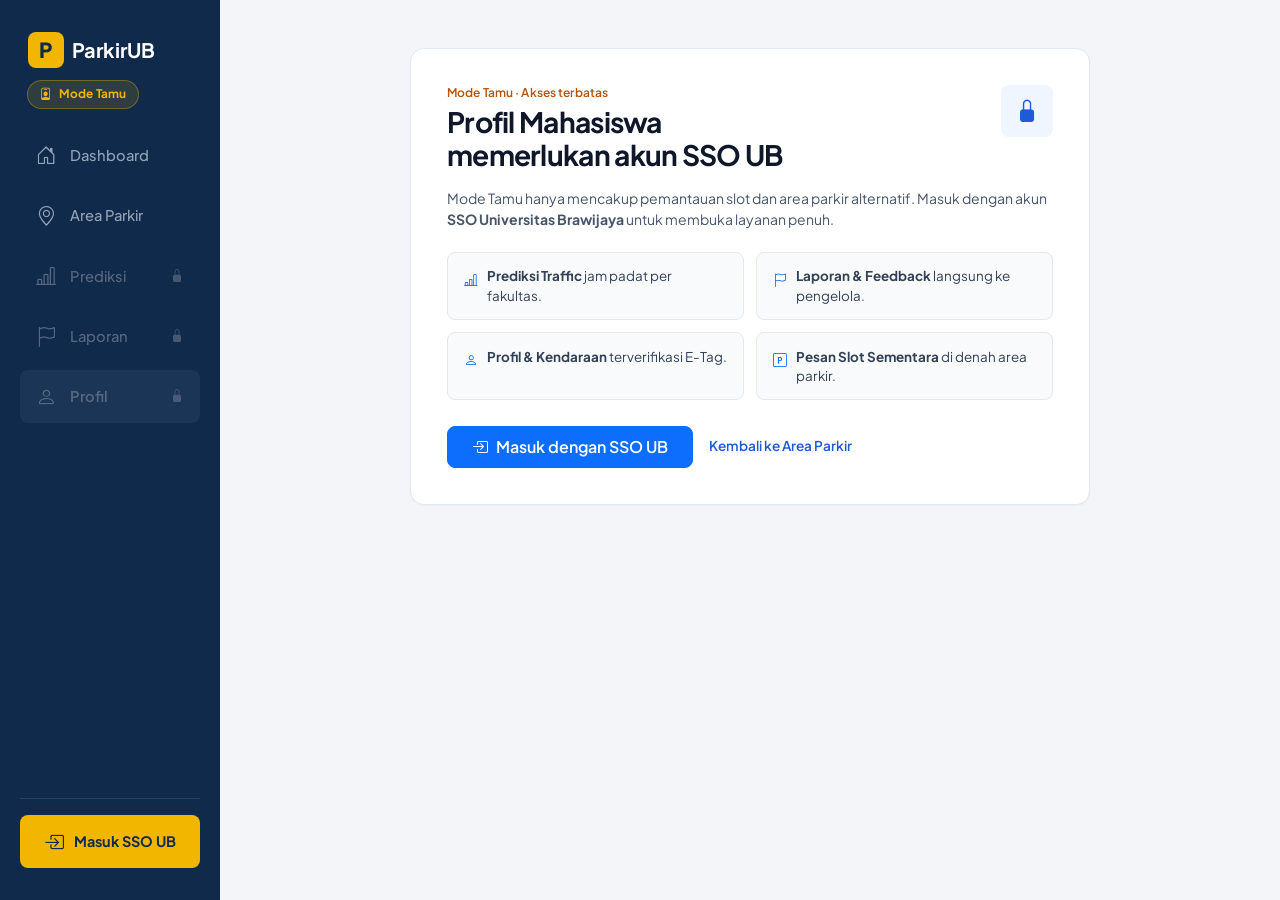
<file: profil.html>
<!DOCTYPE html>
<html lang="id">
<head>
  <meta charset="UTF-8">
  <meta name="viewport" content="width=device-width, initial-scale=1.0">
  <meta name="description" content="Profil mahasiswa dan pengaturan preferensi ParkirUB.">
  <title>Profil - ParkirUB</title>

  <link rel="icon" type="image/svg+xml" href="favicon.svg">

  <link rel="preconnect" href="https://fonts.googleapis.com">
  <link rel="preconnect" href="https://fonts.gstatic.com" crossorigin>
  <link href="https://fonts.googleapis.com/css2?family=JetBrains+Mono:wght@500;600;700&family=Plus+Jakarta+Sans:wght@400;500;600;700;800&display=swap" rel="stylesheet">

  <link href="https://cdn.jsdelivr.net/npm/bootstrap@5.3.3/dist/css/bootstrap.min.css" rel="stylesheet">
  <link rel="stylesheet" href="https://cdn.jsdelivr.net/npm/bootstrap-icons@1.11.3/font/bootstrap-icons.min.css">

  <link rel="stylesheet" href="css/base.css">
  <link rel="stylesheet" href="css/profil.css">
  <link rel="stylesheet" href="css/guest.css">
</head>
<body data-requires-sso="true" data-feature-name="Profil Mahasiswa">

  <a href="#mainContent" class="skip-link">Lewati ke konten utama</a>
  <div class="dash-backdrop" id="sidebarBackdrop"></div>

  <div class="dash-layout">

    <aside class="dash-sidebar" id="dashSidebar">

      <a href="dashboard.html" class="d-inline-flex align-items-center gap-2 mb-4 ps-2 text-decoration-none">
        <div class="brand-mark">P</div>
        <span class="fs-5 fw-bold text-white">ParkirUB</span>
      </a>

      <nav class="d-flex flex-column gap-2 flex-grow-1" aria-label="Navigasi utama">

        <a href="dashboard.html" class="sidebar-nav-link">
          <i class="bi bi-house-door fs-5" aria-hidden="true"></i>
          <span>Dashboard</span>
        </a>

        <a href="area-parkir.html" class="sidebar-nav-link">
          <i class="bi bi-geo-alt fs-5" aria-hidden="true"></i>
          <span>Area Parkir</span>
        </a>

        <a href="prediksi.html" class="sidebar-nav-link">
          <i class="bi bi-bar-chart-line fs-5" aria-hidden="true"></i>
          <span>Prediksi</span>
        </a>

        <a href="laporan.html" class="sidebar-nav-link">
          <i class="bi bi-flag fs-5" aria-hidden="true"></i>
          <span>Laporan</span>
        </a>

        <a href="profil.html" class="sidebar-nav-link active" aria-current="page">
          <i class="bi bi-person fs-5" aria-hidden="true"></i>
          <span>Profil</span>
        </a>
      </nav>

      <div class="pt-3 border-top border-white border-opacity-10">
        <a href="#" class="sidebar-nav-link text-danger" id="sidebarLogoutLink">
          <i class="bi bi-box-arrow-left fs-5" aria-hidden="true"></i>
          <span>Keluar</span>
        </a>
      </div>
    </aside>

    <main class="dash-content" id="mainContent">

      <div class="d-flex align-items-center gap-3 mb-4">

        <button type="button" class="ub-mobile-menu-btn d-lg-none" id="btnToggleSidebar" aria-label="Buka Menu" aria-expanded="false">
          <i class="bi bi-list fs-5" aria-hidden="true"></i>
        </button>

        <h1 class="page-title mb-0">Profil</h1>
      </div>

      <div class="row g-4 align-items-start">

        <div class="col-12 col-lg-4 col-xl-4">
          <div class="profile-user-card">

            <div class="profile-avatar-circle">
              RF
            </div>

            <h2 class="profile-user-name">Rifqi Fadhil Abrar</h2>

            <div class="profile-user-nim font-mono-data tabular-nums">255150200111015</div>

            <div class="profile-user-status">Mahasiswa aktif · Universitas Brawijaya</div>

            <button type="button" class="btn-profile-logout" id="btnProfileLogout">
              <i class="bi bi-box-arrow-right me-2" aria-hidden="true"></i>
              <span>Logout</span>
            </button>

          </div>
        </div>

        <div class="col-12 col-lg-8 col-xl-7">
          <div class="profile-menu-card">

            <a href="data-kendaraan.html" class="profile-menu-row" id="btnMenuDataKendaraan">
              <div class="d-flex align-items-center gap-3">
                <div class="profile-menu-icon-box">
                  <i class="bi bi-car-front fs-4 text-primary" aria-hidden="true"></i>
                </div>
                <div>
                  <div class="profile-menu-title">Data Kendaraan</div>
                  <div class="profile-menu-sub" id="labelVehicleSummary">Nomor plat dan ciri-ciri kendaraan</div>
                </div>
              </div>

              <i class="bi bi-chevron-right profile-menu-chevron" aria-hidden="true"></i>
            </a>

            <a href="pengaturan-dashboard.html" class="profile-menu-row" id="btnMenuPengaturanDashboard">
              <div class="d-flex align-items-center gap-3">
                <div class="profile-menu-icon-box">
                  <i class="bi bi-grid-fill fs-4 text-primary" aria-hidden="true"></i>
                </div>
                <div>
                  <div class="profile-menu-title">Pengaturan Dashboard</div>
                  <div class="profile-menu-sub" id="labelAreaCount">3 area ditampilkan</div>
                </div>
              </div>

              <i class="bi bi-chevron-right profile-menu-chevron" aria-hidden="true"></i>
            </a>

            <a href="opsi-navigasi.html" class="profile-menu-row" id="btnMenuOpsiNavigasi">
              <div class="d-flex align-items-center gap-3">
                <div class="profile-menu-icon-box">
                  <i class="bi bi-send-fill fs-4 text-primary" aria-hidden="true"></i>
                </div>
                <div>
                  <div class="profile-menu-title">Opsi Navigasi</div>
                  <div class="profile-menu-sub" id="labelNavApp">Google Maps</div>
                </div>
              </div>

              <i class="bi bi-chevron-right profile-menu-chevron" aria-hidden="true"></i>
            </a>

          </div>
        </div>

      </div>

    </main>
  </div>

  <div class="modal fade" id="modalLogoutConfirm" tabindex="-1" aria-labelledby="modalLogoutConfirmLabel" aria-hidden="true">
    <div class="modal-dialog modal-dialog-centered" style="max-width: 400px;">
      <div class="modal-content ub-modal-card text-center p-3">
        <div class="modal-body p-4">
          <div class="d-inline-flex align-items-center justify-content-center rounded-circle bg-danger-subtle text-danger p-3 mb-3">
            <i class="bi bi-box-arrow-right fs-3 text-danger lh-1" aria-hidden="true"></i>
          </div>
          <h5 class="fw-bold text-dark fs-6 mb-2" id="modalLogoutConfirmLabel">Keluar dari Akun?</h5>
          <p class="text-secondary small mb-4">Anda akan dialihkan kembali ke halaman login SSO Brawijaya.</p>
          <div class="d-flex gap-2 justify-content-center">
            <button type="button" class="btn btn-light rounded-3 px-3 py-2 fw-semibold text-secondary w-50" data-bs-dismiss="modal">Batal</button>
            <a href="index.html" id="btnConfirmLogout" class="btn btn-danger rounded-3 px-3 py-2 fw-semibold w-50">Ya, Keluar</a>
          </div>
        </div>
      </div>
    </div>
  </div>

  <script src="https://cdn.jsdelivr.net/npm/bootstrap@5.3.3/dist/js/bootstrap.bundle.min.js"></script>

  <script src="js/auth.js"></script>
  <script src="js/common.js"></script>
  <script src="js/profil.js"></script>
</body>
</html>
</file>
<file: css/login.css>
:root {
  --primary-navy: #0F2A4A;
  --bg-canvas: #F3F5F8;
  --bg-light: #F3F5F8;
  --bg-surface: #FFFFFF;
  --bg-subtle: #F8FAFC;
  --accent-yellow: #F2B601;
  --btn-blue: #1E5BD8;
  --btn-blue-hover: #164CC0;
  --text-primary: #0F172A;
  --text-secondary: #475569;
  --text-muted: #64748B;
  --border-subtle: #E2E8F0;
  --border-hover: #CBD5E1;
  --shadow-flat: 0 1px 2px rgba(15, 42, 74, 0.04);
  --radius-sm: 6px;
  --radius-md: 8px;
  --radius-lg: 14px;
  --font-sans: 'Plus Jakarta Sans', -apple-system, BlinkMacSystemFont, sans-serif;
  --ease-out: cubic-bezier(0.23, 1, 0.32, 1);
  --slot-solid: #314864;
  --slot-dashed: rgba(255, 255, 255, 0.42);
}

body {
  font-family: var(--font-sans);
  background-color: var(--bg-canvas);
  color: var(--text-primary);
  margin: 0;
  min-height: 100vh;
  min-height: 100dvh;
  overflow-x: clip;
}

a:focus-visible,
button:focus-visible,
input:focus-visible {
  outline: 2px solid var(--btn-blue);
  outline-offset: 2px;
}

.login-wrapper {
  display: flex;
  min-height: 100vh;
  min-height: 100dvh;
}

.left-panel {
  flex: 0 0 55%;
  max-width: 55%;
  background-color: var(--primary-navy);
  color: #FFFFFF;
  display: flex;
  flex-direction: column;
  justify-content: space-between;
  padding: 3.5rem 4rem;
}

.right-panel {
  flex: 0 0 45%;
  max-width: 45%;
  background-color: var(--bg-canvas);
  display: flex;
  align-items: center;
  justify-content: center;
  padding: 2.5rem 1.5rem;
}

.login-brand-mark {
  width: 38px;
  height: 38px;
  background-color: var(--accent-yellow);
  color: var(--primary-navy);
  border-radius: var(--radius-md);
  display: flex;
  align-items: center;
  justify-content: center;
  font-weight: 800;
  font-size: 1.35rem;
  flex-shrink: 0;
}

.login-brand-name {
  font-size: 1.25rem;
  font-weight: 700;
  color: #FFFFFF;
  letter-spacing: -0.015em;
}

.login-hero-copy {
  max-width: 480px;
}

.login-hero-title {
  font-size: clamp(1.75rem, 2.6vw, 2.2rem);
  font-weight: 700;
  line-height: 1.2;
  letter-spacing: -0.025em;
  color: #FFFFFF;
  margin: 0 0 0.5rem;
  text-wrap: balance;
}

.login-hero-subtitle {
  color: #8FA1B4;
  font-size: 0.98rem;
  line-height: 1.55;
  margin: 0;
  max-width: 55ch;
}

.login-card {
  background-color: var(--bg-surface);
  border: 1px solid var(--border-subtle);
  border-radius: var(--radius-lg);
  box-shadow: var(--shadow-flat);
  padding: 1.75rem;
  max-width: 400px;
  width: 100%;
}

.login-card-title {
  font-size: 1.55rem;
  font-weight: 700;
  letter-spacing: -0.02em;
  color: var(--text-primary);
  margin: 0 0 0.25rem;
}

.login-card-subtitle {
  font-size: 0.875rem;
  color: var(--text-secondary);
  line-height: 1.5;
  margin: 0 0 1rem;
}

.parking-grid {
  display: grid;
  grid-template-columns: repeat(4, 74px);
  grid-template-rows: repeat(3, 54px);
  gap: 14px;
}

.parking-box {
  border-radius: var(--radius-md);
  display: flex;
  align-items: center;
  justify-content: center;
  transition: transform 140ms var(--ease-out), border-color 140ms var(--ease-out), background-color 140ms var(--ease-out);
  user-select: none;
}

.parking-box.solid {
  background-color: var(--slot-solid);
}

.parking-box.dashed {
  background-color: transparent;
  border: 2px dashed var(--slot-dashed);
  cursor: pointer;
}

.parking-box.dashed:hover {
  border-color: #FFFFFF;
  background-color: rgba(255, 255, 255, 0.08);
  transform: translateY(-2px);
}

.parking-box.yellow {
  background-color: var(--accent-yellow);
  color: var(--primary-navy);
  font-weight: 800;
  font-size: 1.45rem;
}

.btn-sso {
  background-color: var(--btn-blue);
  color: #FFFFFF;
  border: none;
  border-radius: var(--radius-md);
  padding: 0.85rem 1.25rem;
  font-weight: 600;
  display: flex;
  align-items: center;
  justify-content: center;
  gap: 0.65rem;
  width: 100%;
  transition: background-color 140ms var(--ease-out), transform 140ms var(--ease-out);
}

.btn-sso:hover {
  background-color: var(--btn-blue-hover);
  color: #FFFFFF;
}

.btn-sso:active {
  transform: scale(0.97);
  transition: transform 60ms var(--ease-out);
}

.login-divider {
  display: flex;
  align-items: center;
  gap: 0.75rem;
  margin: 1.15rem 0;
  color: var(--text-muted);
  font-size: 0.8rem;
  font-weight: 500;
}

.login-divider::before,
.login-divider::after {
  content: "";
  flex: 1;
  height: 1px;
  background-color: var(--border-subtle);
}

.btn-guest {
  background-color: var(--bg-subtle);
  color: var(--primary-navy);
  border: 1.5px solid var(--border-hover);
  border-radius: var(--radius-md);
  padding: 0.78rem 1.25rem;
  font-weight: 600;
  display: flex;
  align-items: center;
  justify-content: center;
  gap: 0.65rem;
  width: 100%;
  transition: background-color 140ms var(--ease-out), border-color 140ms var(--ease-out), transform 140ms var(--ease-out);
}

.btn-guest:hover:not(:disabled) {
  background-color: #EEF2F6;
  border-color: #94A3B8;
  color: var(--primary-navy);
}

.btn-guest:active:not(:disabled) {
  transform: scale(0.97);
  transition: transform 60ms var(--ease-out);
}

.btn-guest:disabled {
  opacity: 0.7;
  cursor: not-allowed;
}

.btn-toggle-pass {
  border: 1px solid var(--border-subtle);
  border-left: 0;
  background-color: var(--bg-surface);
  color: var(--text-secondary);
  border-top-right-radius: var(--radius-md);
  border-bottom-right-radius: var(--radius-md);
  padding: 0.375rem 0.75rem;
  display: inline-flex;
  align-items: center;
  justify-content: center;
  transition: background-color 140ms var(--ease-out), color 140ms var(--ease-out), transform 60ms var(--ease-out);
}

.btn-toggle-pass:hover {
  background-color: var(--bg-subtle);
  color: var(--text-primary);
}

.btn-toggle-pass:active {
  transform: scale(0.97);
  transition: transform 60ms var(--ease-out);
}

.guest-helper-note {
  font-size: 0.76rem;
  color: var(--text-secondary);
  text-align: center;
  line-height: 1.45;
  margin: 0.65rem 0 0;
}

.form-control:focus {
  border-color: var(--btn-blue);
  box-shadow: none;
}

@media (max-width: 991.98px) {
  .login-wrapper {
    flex-direction: column;
  }

  .left-panel,
  .right-panel {
    flex: 0 0 100%;
    max-width: 100%;
    padding: 2.5rem 1.5rem;
  }

  .parking-grid {
    margin: 2rem auto;
  }
}

@media (max-width: 767.98px) {
  button,
  .btn,
  .btn-sso,
  .btn-guest,
  .btn-toggle-pass {
    min-height: 44px;
  }
}

@media (prefers-reduced-motion: reduce) {
  *,
  *::before,
  *::after {
    transition-duration: 0.01ms !important;
  }
}
</file>
<file: css/base.css>
:root {
  --primary-navy: #0F2A4A;
  --sidebar-active: #1D3757;
  --bg-canvas: #F3F5F8;
  --bg-light: #F3F5F8;
  --bg-surface: #FFFFFF;
  --surface-white: #FFFFFF;
  --bg-subtle: #F8FAFC;
  --accent-yellow: #F2B601;
  --btn-blue: #1E5BD8;
  --btn-blue-hover: #164CC0;
  --text-primary: #0F172A;
  --text-secondary: #475569;
  --text-muted: #64748B;
  --border-subtle: #E2E8F0;
  --border-hover: #CBD5E1;
  --shadow-flat: 0 1px 2px rgba(15, 42, 74, 0.04);
  --shadow-overlay: 0 8px 24px rgba(15, 42, 74, 0.10);
  --radius-sm: 6px;
  --radius-md: 8px;
  --radius-lg: 14px;
  --radius-card: 14px;
  --radius-control: 8px;
  --radius-pill: 999px;
  --font-sans: 'Plus Jakarta Sans', -apple-system, BlinkMacSystemFont, sans-serif;
  --font-mono: 'JetBrains Mono', ui-monospace, SFMono-Regular, monospace;
  --ease-out: cubic-bezier(0.23, 1, 0.32, 1);
  --z-backdrop: 90;
  --z-sidebar: 100;
  --z-toast: 1090;
}

html {
  scroll-behavior: smooth;
}

body {
  font-family: var(--font-sans);
  background-color: var(--bg-canvas);
  color: var(--text-primary);
  margin: 0;
  min-height: 100vh;
  min-height: 100dvh;
  overflow-x: clip;
}

h1, h2, h3 {
  text-wrap: balance;
}

.tabular-nums {
  font-variant-numeric: tabular-nums;
}

/* Shared Typography Classes */
.page-title {
  font-size: clamp(1.5rem, 2.2vw, 2rem);
  font-weight: 700;
  letter-spacing: -0.025em;
  line-height: 1.2;
  color: var(--text-primary);
  margin: 0 0 0.25rem;
}

.page-subtitle {
  font-size: 0.875rem;
  color: var(--text-secondary);
  line-height: 1.5;
  max-width: 65ch;
  margin: 0;
}

.section-title {
  font-size: 1rem;
  font-weight: 700;
  color: var(--text-primary);
  letter-spacing: -0.01em;
  margin: 0;
}

.font-mono-data {
  font-family: var(--font-mono);
  font-variant-numeric: tabular-nums;
}

.kpi-value {
  font-family: var(--font-mono);
  font-variant-numeric: tabular-nums;
  font-weight: 700;
  font-size: 2.15rem;
  line-height: 1;
  color: var(--text-primary);
}

.kpi-value--lg {
  font-size: 2.65rem;
}

.kpi-value--md {
  font-size: 1.75rem;
}

.meta-caption {
  font-size: 0.78rem;
  color: var(--text-muted);
  line-height: 1.45;
}

.meta-kicker {
  font-size: 0.75rem;
  font-weight: 600;
  color: #B45309;
  letter-spacing: 0.01em;
  line-height: 1.3;
}

/* Shared Surface & Component Classes */
.ub-card {
  background-color: var(--bg-surface);
  border: 1px solid var(--border-subtle);
  border-radius: var(--radius-lg);
  box-shadow: var(--shadow-flat);
}

.ub-card--padded {
  padding: 1.15rem 1.25rem;
}

.ub-card--padded-lg {
  padding: 1.5rem 1.75rem;
}

.ub-surface-dark {
  background-color: var(--primary-navy);
  color: #FFFFFF;
  border-radius: var(--radius-lg);
  border: 1px solid rgba(255, 255, 255, 0.08);
  padding: 1.5rem;
}

.ub-dark-copy {
  color: #94A3B8;
  font-size: 0.86rem;
  line-height: 1.6;
  max-width: 65ch;
}

.ub-progress {
  height: 6px;
  background-color: #E2E8F0;
  border-radius: var(--radius-pill);
  overflow: hidden;
}

.ub-progress--dark {
  background-color: #213C58;
}

.ub-progress-bar {
  height: 100%;
  border-radius: var(--radius-pill);
  transition: width 140ms var(--ease-out);
}

.ub-progress-bar--lega {
  background-color: #10B981;
}

.ub-progress-bar--warning {
  background-color: #F59E0B;
}

.ub-progress-bar--penuh {
  background-color: #EF4444;
}

.ub-mobile-menu-btn {
  border: 1px solid var(--border-subtle);
  background-color: var(--bg-surface);
  color: var(--text-primary);
  border-radius: var(--radius-md);
  padding: 0.4rem 0.6rem;
  min-width: 44px;
  min-height: 44px;
  display: inline-flex;
  align-items: center;
  justify-content: center;
  transition: background-color 140ms var(--ease-out), border-color 140ms var(--ease-out), transform 60ms var(--ease-out);
}

.ub-mobile-menu-btn:hover {
  background-color: var(--bg-subtle);
  border-color: var(--border-hover);
}

.ub-mobile-menu-btn:active {
  transform: scale(0.97);
  transition: transform 60ms var(--ease-out);
}

.ub-user-trigger {
  display: inline-flex;
  align-items: center;
  gap: 0.5rem;
  background-color: var(--bg-surface);
  color: var(--text-primary);
  text-decoration: none;
  border: 1px solid var(--border-subtle);
  border-radius: var(--radius-pill);
  padding: 0.3rem 0.85rem 0.3rem 0.35rem;
  transition: background-color 140ms var(--ease-out), border-color 140ms var(--ease-out), transform 60ms var(--ease-out);
}

.ub-user-trigger:hover {
  background-color: var(--bg-subtle);
  border-color: var(--border-hover);
  color: var(--text-primary);
}

.ub-user-trigger:active {
  transform: scale(0.97);
  transition: transform 60ms var(--ease-out);
}

.ub-avatar-sm {
  width: 32px;
  height: 32px;
  background-color: var(--primary-navy);
  color: #FFFFFF;
  border-radius: 50%;
  display: inline-flex;
  align-items: center;
  justify-content: center;
  font-weight: 700;
  font-size: 0.78rem;
  flex-shrink: 0;
}

.ub-divider {
  border-top: 1px solid #F1F5F9;
  margin: 1.25rem 0;
}

.ub-link-accent {
  color: var(--btn-blue);
  font-size: 0.85rem;
  font-weight: 600;
  text-decoration: none;
  transition: color 140ms var(--ease-out);
}

.ub-link-accent:hover {
  color: var(--btn-blue-hover);
}

.ub-link-gold {
  color: var(--accent-yellow);
  font-size: 0.85rem;
  font-weight: 700;
  text-decoration: none;
  transition: opacity 140ms var(--ease-out);
}

.ub-link-gold:hover {
  color: var(--accent-yellow);
  opacity: 0.88;
}

.legend-swatch {
  width: 14px;
  height: 14px;
  border-radius: 4px;
  display: inline-block;
  flex-shrink: 0;
}

.legend-swatch--empty {
  background-color: #DCFCE7;
  border: 1.5px solid #86EFAC;
}

.legend-swatch--occupied {
  background-color: #FEE2E2;
  border: 1.5px solid #FCA5A5;
}

.legend-swatch--selected {
  background-color: var(--accent-yellow);
  border: 1.5px solid #D97706;
}

.legend-swatch--filled {
  background-color: #CBD5E1;
  border: 1.5px solid #CBD5E1;
}

.legend-swatch--bay-empty {
  border: 2px solid #10B981;
  background-color: rgba(16, 185, 129, 0.1);
}

/* Skip to main content link for keyboard accessibility */
.skip-link {
  position: fixed;
  top: -100px;
  left: 1rem;
  z-index: 1200;
  background-color: var(--primary-navy);
  color: #FFFFFF;
  padding: 0.55rem 1rem;
  border-radius: var(--radius-control);
  border: 1px solid rgba(255, 255, 255, 0.14);
  font-size: 0.85rem;
  font-weight: 600;
  text-decoration: none;
  box-shadow: var(--shadow-flat);
  transition: top 140ms var(--ease-out);
}

.skip-link:focus {
  top: 1rem;
  color: #FFFFFF;
}

/* Visible focus rings for keyboard navigation */
a:focus-visible,
button:focus-visible,
input:focus-visible,
textarea:focus-visible,
select:focus-visible,
[tabindex]:focus-visible {
  outline: 2px solid var(--btn-blue);
  outline-offset: 2px;
}

/* Shared Dashboard Layout Shell */
.dash-layout {
  display: flex;
  min-height: 100vh;
  min-height: 100dvh;
  overflow-x: clip;
}

.dash-sidebar {
  width: 220px;
  min-width: 220px;
  background-color: var(--primary-navy);
  color: #FFFFFF;
  display: flex;
  flex-direction: column;
  padding: 2rem 1.25rem;
  position: sticky;
  top: 0;
  height: 100vh;
  height: 100dvh;
  z-index: var(--z-sidebar);
  transition: transform 140ms var(--ease-out);
}

.brand-mark {
  width: 36px;
  height: 36px;
  background-color: var(--accent-yellow);
  color: var(--primary-navy);
  border-radius: var(--radius-md);
  display: flex;
  align-items: center;
  justify-content: center;
  font-weight: 800;
  font-size: 1.3rem;
  flex-shrink: 0;
}

.sidebar-nav-link {
  display: flex;
  align-items: center;
  gap: 0.85rem;
  padding: 0.7rem 1rem;
  border-radius: var(--radius-md);
  color: #94A3B8;
  font-size: 0.92rem;
  font-weight: 500;
  text-decoration: none;
  transition: background-color 140ms var(--ease-out), color 140ms var(--ease-out), transform 60ms var(--ease-out);
}

.sidebar-nav-link:hover {
  color: #FFFFFF;
  background-color: rgba(255, 255, 255, 0.06);
}

.sidebar-nav-link:active {
  transform: scale(0.97);
  transition: transform 60ms var(--ease-out);
}

.sidebar-nav-link.active {
  background-color: var(--sidebar-active);
  color: #FFFFFF;
  font-weight: 600;
}

.dash-content {
  flex-grow: 1;
  min-width: 0;
  padding: 2.25rem 2.75rem;
  max-width: 1300px;
}

.dash-backdrop {
  display: none;
}

/* Shared Back Links */
.link-back,
.back-link {
  display: inline-flex;
  align-items: center;
  gap: 0.35rem;
  font-size: 0.86rem;
  font-weight: 600;
  color: var(--btn-blue);
  text-decoration: none;
  margin-bottom: 0.6rem;
  transition: transform 140ms var(--ease-out), color 140ms var(--ease-out);
}

.link-back:hover,
.back-link:hover {
  transform: translateX(-3px);
  color: var(--btn-blue-hover);
}

.link-back:active,
.back-link:active {
  transform: scale(0.97);
  transition: transform 60ms var(--ease-out);
}

/* Tactile press feedback on interactive controls */
.btn:not(:disabled):active {
  transform: scale(0.97);
  transition: transform 60ms var(--ease-out);
}

/* Shared Parking Status Badges */
.status-badge {
  display: inline-flex;
  align-items: center;
  border-radius: var(--radius-sm);
  border: 1px solid transparent;
  font-size: 0.72rem;
  font-weight: 700;
  padding: 0.25rem 0.55rem;
  line-height: 1;
  white-space: nowrap;
}

.status-badge--lega {
  background-color: #DCFCE7;
  color: #15803D;
  border-color: #BBF7D0;
}

.status-badge--warning {
  background-color: #FEF3C7;
  color: #B45309;
  border-color: #FDE68A;
}

.status-badge--penuh {
  background-color: #FEE2E2;
  color: #B91C1C;
  border-color: #FECACA;
}

/* Shared Toast Notifications */
.ub-toast-container {
  position: fixed;
  top: 0;
  right: 0;
  padding: 1rem;
  z-index: var(--z-toast);
  max-width: 100vw;
}

.ub-toast {
  border: 1px solid var(--border-subtle);
  border-radius: var(--radius-lg);
  background-color: var(--bg-surface);
  border-left: 4px solid var(--accent-yellow);
  box-shadow: var(--shadow-overlay);
  margin-bottom: 0.75rem;
  max-width: 380px;
  width: 100%;
}

.ub-toast--warning {
  border-left-color: var(--accent-yellow);
}

.ub-toast--danger {
  border-left-color: #DC2626;
}

.ub-toast--success {
  border-left-color: #16A34A;
}

.ub-toast--info {
  border-left-color: var(--btn-blue);
}

.ub-toast-icon {
  width: 38px;
  height: 38px;
  border-radius: var(--radius-md);
  display: flex;
  align-items: center;
  justify-content: center;
  flex-shrink: 0;
}

.ub-toast--warning .ub-toast-icon {
  background-color: #FEF3C7;
  color: #D97706;
}

.ub-toast--danger .ub-toast-icon {
  background-color: #FEE2E2;
  color: #DC2626;
}

.ub-toast--success .ub-toast-icon {
  background-color: #DCFCE7;
  color: #16A34A;
}

.ub-toast--info .ub-toast-icon {
  background-color: #E0F2FE;
  color: #0284C7;
}

.ub-toast-title {
  font-size: 0.9rem;
  font-weight: 700;
  color: var(--text-primary);
  line-height: 1.2;
}

.ub-toast-message {
  font-size: 0.82rem;
  color: var(--text-secondary);
  line-height: 1.35;
  margin-top: 0.25rem;
}

/* Shared Modal Surface */
.ub-modal-card {
  border: 1px solid var(--border-subtle);
  border-radius: var(--radius-lg);
  box-shadow: var(--shadow-overlay);
}

.ub-modal-icon-lock {
  width: 38px;
  height: 38px;
  border-radius: var(--radius-md);
  background-color: #FEF3C7;
  color: #B45309;
  display: inline-flex;
  align-items: center;
  justify-content: center;
  flex-shrink: 0;
}

@media (max-width: 991.98px) {
  .dash-sidebar {
    position: fixed;
    top: 0;
    left: 0;
    transform: translateX(-100%);
    box-shadow: var(--shadow-overlay);
  }

  .dash-sidebar.show {
    transform: translateX(0);
  }

  .dash-content {
    padding: 1.5rem 1.25rem;
  }

  .dash-backdrop.show {
    display: block;
    position: fixed;
    top: 0;
    left: 0;
    width: 100vw;
    height: 100vh;
    height: 100dvh;
    background: rgba(15, 42, 74, 0.45);
    z-index: var(--z-backdrop);
  }
}

@media (max-width: 767.98px) {
  button:not(.btn-close),
  .btn:not(.btn-close),
  .sidebar-nav-link,
  .filter-pill,
  .ub-mobile-menu-btn,
  .btn-toggle-pass {
    min-height: 44px;
  }
}

@media (prefers-reduced-motion: reduce) {
  html {
    scroll-behavior: auto;
  }

  *,
  *::before,
  *::after {
    transition-duration: 0.01ms !important;
    animation-duration: 0.01ms !important;
  }
}
</file>
<file: css/alternatif.css>
.warning-banner {
  background-color: #FEF3C7;
  border: 1px solid #FDE68A;
  border-radius: var(--radius-lg);
  padding: 0.95rem 1.25rem;
  display: flex;
  align-items: center;
  gap: 0.75rem;
  color: #78350F;
  font-size: 0.9rem;
}

.warning-icon {
  flex-shrink: 0;
  stroke: #B45309;
}

.alt-card {
  background: var(--bg-surface);
  border-radius: var(--radius-lg);
  padding: 1.25rem 1.5rem;
  border: 1px solid var(--border-subtle);
  box-shadow: var(--shadow-flat);
  display: flex;
  align-items: center;
  justify-content: space-between;
  gap: 1rem;
  transition: border-color 140ms var(--ease-out), background-color 140ms var(--ease-out);
}

.alt-card:hover {
  border-color: var(--border-hover);
  background-color: var(--bg-subtle);
}

.btn-rute {
  background-color: var(--btn-blue);
  color: #FFFFFF;
  border: none;
  border-radius: var(--radius-md);
  font-size: 0.86rem;
  font-weight: 600;
  padding: 0.55rem 1.15rem;
  display: inline-flex;
  align-items: center;
  justify-content: center;
  gap: 0.4rem;
  text-decoration: none;
  transition: background-color 140ms var(--ease-out), transform 140ms var(--ease-out);
}

.btn-rute:hover {
  background-color: var(--btn-blue-hover);
  color: #FFFFFF;
}

.btn-rute:active {
  transform: scale(0.97);
}

.app-card {
  background: var(--bg-surface);
  border-radius: var(--radius-lg);
  padding: 1.6rem 1.5rem;
  border: 1px solid var(--border-subtle);
  box-shadow: var(--shadow-flat);
}

.btn-change-nav {
  background-color: var(--bg-surface);
  color: var(--btn-blue);
  border: 1.5px solid var(--btn-blue);
  border-radius: var(--radius-md);
  font-size: 0.88rem;
  font-weight: 600;
  padding: 0.65rem 1rem;
  width: 100%;
  text-align: center;
  transition: background-color 140ms var(--ease-out), color 140ms var(--ease-out), transform 140ms var(--ease-out);
}

.btn-change-nav:hover {
  background-color: #EFF6FF;
  color: var(--btn-blue-hover);
}

.btn-change-nav:active {
  transform: scale(0.97);
}

@media (max-width: 767.98px) {
  .alt-card {
    flex-wrap: wrap;
  }

  .btn-rute,
  .btn-change-nav {
    min-height: 44px;
  }
}
</file>
<file: css/guest.css>
/* Guest Mode UI extensions — consumes tokens from css/base.css */

.sidebar-guest-badge {
  display: inline-flex;
  align-items: center;
  gap: 0.45rem;
  width: fit-content;
  margin: -0.75rem 0 1.25rem 0.45rem;
  padding: 0.28rem 0.72rem;
  border-radius: var(--radius-pill);
  background-color: rgba(242, 182, 1, 0.14);
  border: 1px solid rgba(242, 182, 1, 0.35);
  color: var(--accent-yellow);
  font-size: 0.74rem;
  font-weight: 700;
  letter-spacing: 0.01em;
}

.sidebar-nav-locked {
  color: var(--text-muted) !important;
  opacity: 0.85;
}

.sidebar-nav-locked:hover {
  background-color: rgba(255, 255, 255, 0.05);
  color: #CBD5E1 !important;
  opacity: 1;
}

.sidebar-login-cta {
  display: flex;
  align-items: center;
  justify-content: center;
  gap: 0.6rem;
  width: 100%;
  padding: 0.72rem 1rem;
  border-radius: var(--radius-md);
  background-color: var(--accent-yellow);
  color: var(--primary-navy) !important;
  font-size: 0.9rem;
  font-weight: 700;
  text-decoration: none;
  transition: background-color 140ms var(--ease-out), transform 140ms var(--ease-out);
}

.sidebar-login-cta:hover {
  background-color: #FFD038;
  color: var(--primary-navy) !important;
  transform: translateY(-1px);
}

.sidebar-login-cta:active {
  transform: scale(0.97);
  transition: transform 60ms var(--ease-out);
}

.guest-pill-header {
  display: inline-flex;
  align-items: center;
  gap: 0.4rem;
  background-color: #FEF3C7;
  color: #92400E;
  border: 1px solid #FDE68A;
  border-radius: var(--radius-pill);
  padding: 0.38rem 0.85rem;
  font-size: 0.78rem;
  font-weight: 700;
  white-space: nowrap;
}

/* Subtle inline lock indicator (replaces repetitive yellow SSO badges) */
.guest-sso-locked-item {
  cursor: pointer;
}

.guest-lock-icon {
  font-size: 0.78em;
  color: var(--text-muted);
  margin-left: 0.35rem;
  vertical-align: -0.04em;
  opacity: 0.85;
}

.quick-menu-btn .guest-lock-icon {
  color: var(--accent-yellow);
  margin-left: auto;
  margin-right: 0.5rem;
  opacity: 0.9;
}

/* Dashboard chart locked overlay */
.guest-chart-blurred {
  opacity: 0.22;
  pointer-events: none;
  user-select: none;
}

.guest-locked-overlay {
  position: absolute;
  inset: 0;
  z-index: 5;
  background: rgba(255, 255, 255, 0.94);
  border: 1px solid var(--border-subtle);
  border-radius: var(--radius-lg);
  display: flex;
  flex-direction: column;
  align-items: center;
  justify-content: center;
  text-align: center;
  padding: 1.5rem;
}

@media (prefers-reduced-transparency: reduce) {
  .guest-locked-overlay {
    background: #FFFFFF;
  }
}

/* Restricted page access gate card */
.guest-gate-card {
  background: var(--bg-surface);
  border: 1px solid var(--border-subtle);
  border-radius: var(--radius-lg);
  padding: 2.25rem;
  max-width: 680px;
  margin: 0.75rem auto 2rem;
  box-shadow: var(--shadow-flat);
}

.guest-gate-eyebrow {
  font-size: 0.75rem;
  font-weight: 600;
  letter-spacing: 0.01em;
  color: #B45309;
}

.guest-gate-icon {
  width: 52px;
  height: 52px;
  border-radius: var(--radius-md);
  background-color: #EFF6FF;
  color: var(--btn-blue);
  display: inline-flex;
  align-items: center;
  justify-content: center;
  font-size: 1.4rem;
  flex-shrink: 0;
}

.guest-gate-grid {
  display: grid;
  grid-template-columns: repeat(2, minmax(0, 1fr));
  gap: 0.75rem;
  margin: 1.35rem 0 1.6rem;
}

.guest-gate-item {
  background-color: var(--bg-subtle);
  border: 1px solid var(--border-subtle);
  border-radius: var(--radius-md);
  padding: 0.85rem 1rem;
  display: flex;
  align-items: flex-start;
  gap: 0.6rem;
  font-size: 0.84rem;
  color: #334155;
  line-height: 1.45;
}

/* Read-only slot grid in guest mode */
.denah-slot.guest-readonly {
  cursor: default;
  opacity: 0.92;
}

.denah-slot.guest-readonly:hover {
  transform: none;
  opacity: 1;
}

@media (max-width: 767.98px) {
  .chart-container.guest-chart-blurred {
    height: 250px;
    min-height: 250px;
  }

  .guest-locked-overlay {
    padding: 1rem;
  }
}

@media (max-width: 575.98px) {
  .guest-gate-card {
    padding: 1.5rem 1.25rem;
    border-radius: var(--radius-lg);
  }

  .guest-gate-grid {
    grid-template-columns: 1fr;
  }
}
</file>
<file: css/area.css>
.filter-icon-label {
  width: 38px;
  height: 38px;
  background-color: var(--bg-surface);
  border: 1px solid var(--border-subtle);
  border-radius: var(--radius-md);
  display: inline-flex;
  align-items: center;
  justify-content: center;
  box-shadow: var(--shadow-flat);
  color: var(--text-primary);
}

.filter-pill {
  background: var(--bg-surface);
  color: var(--text-primary);
  border: 1px solid var(--border-subtle);
  border-radius: var(--radius-md);
  padding: 0.45rem 1.05rem;
  font-size: 0.88rem;
  font-weight: 600;
  cursor: pointer;
  transition: background-color 80ms var(--ease-out), border-color 80ms var(--ease-out), color 80ms var(--ease-out), transform 80ms var(--ease-out);
}

.filter-pill:hover {
  background: var(--bg-subtle);
  border-color: var(--border-hover);
}

.filter-pill:active {
  transform: scale(0.97);
}

.filter-pill.active {
  background-color: var(--primary-navy);
  color: #FFFFFF;
  border-color: var(--primary-navy);
}

.area-card {
  background: var(--bg-surface);
  border-radius: var(--radius-lg);
  padding: 1.4rem 1.5rem 1.25rem;
  border: 1px solid var(--border-subtle);
  box-shadow: var(--shadow-flat);
  display: flex;
  flex-direction: column;
  justify-content: space-between;
  height: 100%;
  transition: border-color 140ms var(--ease-out), background-color 140ms var(--ease-out);
}

.area-card:hover {
  border-color: var(--border-hover);
  background-color: var(--bg-subtle);
}

.btn-card-detail {
  background-color: var(--btn-blue);
  color: #FFFFFF;
  border: none;
  border-radius: var(--radius-md);
  font-size: 0.86rem;
  font-weight: 600;
  padding: 0.65rem 0.9rem;
  flex: 1;
  transition: background-color 140ms var(--ease-out), transform 140ms var(--ease-out);
}

.btn-card-detail:hover {
  background-color: var(--btn-blue-hover);
  color: #FFFFFF;
}

.btn-card-detail:active {
  transform: scale(0.97);
}

.btn-card-outline {
  background-color: var(--bg-surface);
  color: var(--btn-blue);
  border: 1.5px solid var(--btn-blue);
  border-radius: var(--radius-md);
  font-size: 0.86rem;
  font-weight: 600;
  padding: 0.65rem 0.9rem;
  flex: 1;
  transition: background-color 140ms var(--ease-out), color 140ms var(--ease-out), transform 140ms var(--ease-out);
}

.btn-card-outline:hover {
  background-color: #EFF6FF;
  color: var(--btn-blue-hover);
}

.btn-card-outline:active {
  transform: scale(0.97);
}

.denah-grid {
  display: grid;
  grid-template-columns: repeat(6, 1fr);
  gap: 10px;
  padding: 1rem;
  background: var(--bg-subtle);
  border: 1px solid var(--border-subtle);
  border-radius: var(--radius-lg);
}

.denah-slot {
  height: 50px;
  border-radius: var(--radius-sm);
  display: flex;
  align-items: center;
  justify-content: center;
  font-family: var(--font-mono);
  font-variant-numeric: tabular-nums;
  font-size: 0.75rem;
  font-weight: 700;
  cursor: pointer;
  transition: transform 80ms var(--ease-out), background-color 80ms var(--ease-out);
  user-select: none;
}

.denah-slot:hover {
  transform: scale(1.04);
}

.denah-slot:not(.occupied):active {
  transform: scale(0.97);
}

.denah-slot.available {
  background: #DCFCE7;
  color: #15803D;
  border: 1.5px solid #86EFAC;
}

.denah-slot.occupied {
  background: #FEE2E2;
  color: #B91C1C;
  border: 1.5px solid #FCA5A5;
  cursor: not-allowed;
}

.denah-slot.selected {
  background: var(--accent-yellow);
  color: var(--primary-navy);
  border: 1.5px solid #D97706;
}

@media (max-width: 991.98px) {
  .denah-grid {
    grid-template-columns: repeat(4, 1fr);
  }
}

@media (max-width: 767.98px) {
  .filter-pill,
  .btn-card-detail,
  .btn-card-outline {
    min-height: 44px;
    display: inline-flex;
    align-items: center;
    justify-content: center;
  }
}
</file>
<file: css/dashboard.css>
.chart-container {
  display: flex;
  align-items: flex-end;
  justify-content: space-between;
  height: 180px;
  padding: 10px 10px 0;
  gap: 10px;
}

.chart-col {
  flex: 1;
  display: flex;
  flex-direction: column;
  align-items: center;
  height: 100%;
  justify-content: flex-end;
}

.chart-bar-wrap {
  width: 100%;
  height: 100%;
  display: flex;
  align-items: flex-end;
  justify-content: center;
}

.chart-bar {
  width: 100%;
  max-width: 44px;
  background-color: #C8D5E5;
  border-top-left-radius: var(--radius-sm);
  border-top-right-radius: var(--radius-sm);
  transition: filter 140ms var(--ease-out), transform 140ms var(--ease-out);
  cursor: pointer;
}

.chart-bar--warn {
  background-color: var(--accent-yellow);
}

.chart-bar--peak {
  background-color: #DC2626;
}

.chart-bar:hover {
  filter: brightness(0.92);
  transform: scaleY(1.04);
  transform-origin: bottom;
}

.chart-time-label {
  margin-top: 0.65rem;
  font-family: var(--font-mono);
  font-variant-numeric: tabular-nums;
  font-size: 0.78rem;
  font-weight: 600;
  color: var(--text-muted);
}

.quick-menu-btn {
  background-color: #223B59;
  color: #FFFFFF;
  border: 1px solid rgba(255, 255, 255, 0.06);
  border-radius: var(--radius-md);
  padding: 0.85rem 1rem;
  display: flex;
  align-items: center;
  justify-content: space-between;
  text-decoration: none;
  font-size: 0.88rem;
  font-weight: 600;
  transition: background-color 140ms var(--ease-out), transform 140ms var(--ease-out);
  width: 100%;
  cursor: pointer;
}

.quick-menu-btn:hover {
  background-color: #2B496E;
  color: #FFFFFF;
  transform: translateX(3px);
}

.quick-menu-btn:active {
  transform: scale(0.97);
}

@media (max-width: 767.98px) {
  .quick-menu-btn {
    min-height: 44px;
  }
}
</file>
<file: css/kendaraan.css>
.vehicle-form-card {
  background-color: var(--bg-surface);
  border-radius: var(--radius-lg);
  padding: 2rem 2.25rem;
  box-shadow: var(--shadow-flat);
  border: 1px solid var(--border-subtle);
}

.veh-type-btn {
  width: 135px;
  padding: 0.65rem 1.25rem;
  border-radius: var(--radius-md);
  font-size: 0.9rem;
  font-weight: 600;
  cursor: pointer;
  border: 1px solid var(--border-subtle);
  background-color: var(--bg-surface);
  color: var(--text-primary);
  transition: background-color 80ms var(--ease-out), border-color 80ms var(--ease-out), color 80ms var(--ease-out), transform 80ms var(--ease-out);
  user-select: none;
}

.veh-type-btn:hover {
  background-color: var(--bg-subtle);
  border-color: var(--border-hover);
}

.veh-type-btn:active {
  transform: scale(0.97);
}

.veh-type-btn.active {
  background-color: var(--primary-navy);
  color: #FFFFFF;
  border-color: var(--primary-navy);
}

.form-label-custom {
  font-size: 0.84rem;
  font-weight: 700;
  color: var(--text-primary);
  display: block;
  margin-bottom: 0.45rem;
}

.form-control-custom {
  width: 100%;
  padding: 0.75rem 1rem;
  border: 1px solid var(--border-subtle);
  border-radius: var(--radius-md);
  background-color: var(--bg-surface);
  color: var(--text-primary);
  font-size: 0.9rem;
  font-family: inherit;
  transition: border-color 140ms var(--ease-out);
}

.form-control-custom:focus {
  outline: none;
  border-color: var(--btn-blue);
  box-shadow: none;
}

.form-control-custom::placeholder {
  color: #94A3B8;
  font-size: 0.88rem;
}

.btn-save-vehicle {
  background-color: var(--btn-blue);
  color: #FFFFFF;
  border: none;
  border-radius: var(--radius-md);
  padding: 0.75rem 2.25rem;
  font-size: 0.92rem;
  font-weight: 600;
  min-width: 180px;
  cursor: pointer;
  transition: background-color 140ms var(--ease-out), transform 140ms var(--ease-out);
  display: inline-flex;
  align-items: center;
  justify-content: center;
}

.btn-save-vehicle:hover {
  background-color: var(--btn-blue-hover);
}

.btn-save-vehicle:active {
  transform: scale(0.97);
}

.btn-cancel-vehicle {
  background-color: var(--bg-surface);
  color: #334155;
  border: 1px solid var(--border-hover);
  border-radius: var(--radius-md);
  padding: 0.75rem 2rem;
  font-size: 0.92rem;
  font-weight: 600;
  min-width: 130px;
  cursor: pointer;
  text-decoration: none;
  display: inline-flex;
  align-items: center;
  justify-content: center;
  transition: background-color 140ms var(--ease-out), border-color 140ms var(--ease-out), color 140ms var(--ease-out), transform 140ms var(--ease-out);
}

.btn-cancel-vehicle:hover {
  background-color: var(--bg-subtle);
  border-color: #94A3B8;
  color: var(--text-primary);
}

.btn-cancel-vehicle:active {
  transform: scale(0.97);
}

.side-info-card {
  background-color: var(--primary-navy);
  border-radius: var(--radius-lg);
  border: 1px solid rgba(255, 255, 255, 0.08);
  box-shadow: var(--shadow-flat);
  padding: 2rem 1.75rem;
  color: #FFFFFF;
}

@media (max-width: 767.98px) {
  .veh-type-btn,
  .btn-save-vehicle,
  .btn-cancel-vehicle {
    min-height: 44px;
  }
}
</file>
<file: css/detail.css>
.detail-hero-card {
  background-color: var(--primary-navy);
  border-radius: var(--radius-lg);
  border: 1px solid rgba(255, 255, 255, 0.08);
  box-shadow: var(--shadow-flat);
  padding: 1.6rem 1.75rem;
  color: #FFFFFF;
}

.sensor-dot {
  width: 8px;
  height: 8px;
  background-color: #10B981;
  border-radius: var(--radius-pill);
  display: inline-block;
  flex-shrink: 0;
}

.sub-stat-card,
.info-card {
  background: var(--bg-surface);
  border-radius: var(--radius-lg);
  padding: 1.2rem 1.35rem;
  border: 1px solid var(--border-subtle);
  box-shadow: var(--shadow-flat);
}

.denah-canvas {
  background-color: #EEF2F6;
  border: 1px solid var(--border-subtle);
  border-radius: var(--radius-lg);
  padding: 2rem 2rem 1.25rem;
  min-height: 290px;
  display: flex;
  flex-direction: column;
  justify-content: space-between;
  position: relative;
}

.denah-aisle {
  position: relative;
  width: 100%;
  margin: 1.5rem 0;
  border-top: 2px dashed #94A3B8;
}

.denah-aisle-label {
  position: absolute;
  top: -24px;
  left: 0;
  font-size: 0.78rem;
  font-weight: 600;
  color: var(--text-muted);
}

.parking-bay {
  width: 38px;
  height: 56px;
  border-radius: var(--radius-sm);
  transition: transform 80ms var(--ease-out), background-color 80ms var(--ease-out);
  user-select: none;
}

.parking-bay:hover {
  transform: translateY(-2px);
}

.parking-bay.bay-empty {
  border: 2px solid #10B981;
  background-color: rgba(16, 185, 129, 0.08);
  cursor: pointer;
}

.parking-bay.bay-empty:hover {
  background-color: rgba(16, 185, 129, 0.16);
}

.parking-bay.bay-empty:active {
  transform: scale(0.97);
}

.parking-bay.bay-filled {
  border: 2px solid #CBD5E1;
  background-color: #E2E8F0;
}

.btn-buka-lokasi {
  background-color: var(--btn-blue);
  color: #FFFFFF;
  border: none;
  border-radius: var(--radius-md);
  font-size: 0.92rem;
  font-weight: 600;
  padding: 0.78rem 1.5rem;
  display: flex;
  align-items: center;
  justify-content: center;
  gap: 0.5rem;
  flex: 1;
  transition: background-color 140ms var(--ease-out), transform 140ms var(--ease-out);
  text-decoration: none;
}

.btn-buka-lokasi:hover {
  background-color: var(--btn-blue-hover);
  color: #FFFFFF;
}

.btn-buka-lokasi:active {
  transform: scale(0.97);
}

.btn-alternatif {
  background-color: var(--bg-surface);
  color: var(--btn-blue);
  border: 1.5px solid var(--btn-blue);
  border-radius: var(--radius-md);
  font-size: 0.92rem;
  font-weight: 600;
  padding: 0.78rem 1.5rem;
  display: flex;
  align-items: center;
  justify-content: center;
  flex: 1;
  transition: background-color 140ms var(--ease-out), color 140ms var(--ease-out), transform 140ms var(--ease-out);
  text-decoration: none;
}

.btn-alternatif:hover {
  background-color: #EFF6FF;
  color: var(--btn-blue-hover);
}

.btn-alternatif:active {
  transform: scale(0.97);
}

@media (max-width: 767.98px) {
  .denah-canvas {
    padding: 1.25rem 1rem;
  }

  .btn-buka-lokasi,
  .btn-alternatif {
    min-height: 44px;
  }
}
</file>
<file: css/laporan.css>
.laporan-tab-bar {
  display: inline-flex;
  background-color: var(--border-subtle);
  border-radius: var(--radius-md);
  padding: 4px;
  margin-bottom: 2rem;
}

.laporan-tab-btn {
  border: none;
  background: transparent;
  padding: 0.55rem 1.75rem;
  border-radius: var(--radius-sm);
  font-size: 0.88rem;
  font-weight: 600;
  color: var(--text-secondary);
  cursor: pointer;
  transition: background-color 80ms var(--ease-out), color 80ms var(--ease-out), transform 80ms var(--ease-out);
  user-select: none;
}

.laporan-tab-btn:active {
  transform: scale(0.97);
}

.laporan-tab-btn.active {
  background-color: var(--bg-surface);
  color: var(--primary-navy);
  box-shadow: var(--shadow-flat);
}

.incident-pill,
.topic-pill {
  background: var(--bg-surface);
  color: var(--text-primary);
  border: 1px solid var(--border-subtle);
  border-radius: var(--radius-md);
  padding: 0.45rem 1.05rem;
  font-size: 0.82rem;
  font-weight: 600;
  cursor: pointer;
  transition: background-color 80ms var(--ease-out), border-color 80ms var(--ease-out), color 80ms var(--ease-out), transform 80ms var(--ease-out);
  user-select: none;
}

.incident-pill:hover,
.topic-pill:hover {
  background: var(--bg-subtle);
  border-color: var(--border-hover);
}

.incident-pill:active,
.topic-pill:active {
  transform: scale(0.97);
}

.incident-pill.active,
.topic-pill.active {
  background-color: var(--primary-navy);
  color: #FFFFFF;
  border-color: var(--primary-navy);
}

.star-rating-box {
  display: flex;
  align-items: center;
  gap: 0.5rem;
}

.star-btn {
  background: none;
  border: none;
  padding: 0;
  cursor: pointer;
  transition: transform 80ms var(--ease-out);
  line-height: 1;
}

.star-btn:hover {
  transform: scale(1.12);
}

.star-btn:active {
  transform: scale(0.97);
}

.star-btn i {
  font-size: 1.65rem;
  transition: transform 80ms var(--ease-out), color 80ms var(--ease-out);
}

.star-btn.filled i {
  color: var(--accent-yellow);
}

.star-btn.empty i {
  color: #CBD5E1;
}

.rating-text-label {
  margin-left: 0.85rem;
  font-weight: 700;
  font-size: 0.95rem;
  color: var(--text-primary);
}

.form-label-lapor {
  font-size: 0.85rem;
  font-weight: 700;
  color: var(--text-primary);
  display: block;
  margin-bottom: 0.5rem;
}

.form-control-lapor {
  border: 1px solid var(--border-subtle);
  border-radius: var(--radius-md);
  padding: 0.75rem 1rem;
  font-size: 0.92rem;
  width: 100%;
  color: var(--text-primary);
  background-color: var(--bg-surface);
  transition: border-color 140ms var(--ease-out);
}

.form-control-lapor:focus {
  border-color: var(--btn-blue);
  outline: none;
  box-shadow: none;
}

.btn-add-photo {
  border: 1.5px dashed #94A3B8;
  background-color: var(--bg-surface);
  color: var(--text-primary);
  border-radius: var(--radius-md);
  font-size: 0.88rem;
  font-weight: 600;
  padding: 0.85rem 1.25rem;
  display: flex;
  align-items: center;
  justify-content: center;
  gap: 0.5rem;
  cursor: pointer;
  transition: border-color 140ms var(--ease-out), color 140ms var(--ease-out), background-color 140ms var(--ease-out), transform 140ms var(--ease-out);
  flex: 1;
}

.btn-add-photo:hover {
  border-color: var(--btn-blue);
  color: var(--btn-blue);
  background-color: var(--bg-subtle);
}

.btn-add-photo:active {
  transform: scale(0.97);
}

.btn-submit-report {
  background-color: var(--btn-blue);
  color: #FFFFFF;
  border: none;
  border-radius: var(--radius-md);
  font-size: 0.92rem;
  font-weight: 600;
  padding: 0.85rem 1.5rem;
  display: flex;
  align-items: center;
  justify-content: center;
  gap: 0.5rem;
  cursor: pointer;
  transition: background-color 140ms var(--ease-out), transform 140ms var(--ease-out);
  flex: 1.2;
}

.btn-submit-report:hover {
  background-color: var(--btn-blue-hover);
  color: #FFFFFF;
}

.btn-submit-report:active {
  transform: scale(0.97);
}

.btn-submit-feedback {
  background-color: var(--btn-blue);
  color: #FFFFFF;
  border: none;
  border-radius: var(--radius-md);
  font-size: 0.92rem;
  font-weight: 600;
  padding: 0.85rem 2.25rem;
  cursor: pointer;
  transition: background-color 140ms var(--ease-out), transform 140ms var(--ease-out);
  display: inline-block;
  min-width: 190px;
}

.btn-submit-feedback:hover {
  background-color: var(--btn-blue-hover);
  color: #FFFFFF;
}

.btn-submit-feedback:active {
  transform: scale(0.97);
}

.guide-card {
  background-color: var(--primary-navy);
  color: #FFFFFF;
  border-radius: var(--radius-lg);
  border: 1px solid rgba(255, 255, 255, 0.08);
  box-shadow: var(--shadow-flat);
  padding: 2rem 1.75rem;
}

@media (max-width: 767.98px) {
  .laporan-tab-bar {
    display: flex;
    width: 100%;
  }

  .laporan-tab-btn {
    flex: 1;
    padding: 0.55rem 0.75rem;
    min-height: 44px;
  }

  .incident-pill,
  .topic-pill,
  .btn-add-photo,
  .btn-submit-report,
  .btn-submit-feedback {
    min-height: 44px;
    display: inline-flex;
    align-items: center;
    justify-content: center;
  }
}
</file>
<file: css/opsi-navigasi.css>
.nav-options-wrapper {
  max-width: 650px;
  display: flex;
  flex-direction: column;
  gap: 1rem;
}

.nav-card {
  background-color: var(--bg-surface);
  border: 1px solid var(--border-subtle);
  border-radius: var(--radius-lg);
  box-shadow: var(--shadow-flat);
  padding: 1.15rem 1.5rem;
  display: flex;
  align-items: center;
  justify-content: space-between;
  cursor: pointer;
  transition: background-color 140ms var(--ease-out), border-color 140ms var(--ease-out), transform 140ms var(--ease-out);
  user-select: none;
}

.nav-card:hover {
  background-color: var(--bg-subtle);
  border-color: var(--border-hover);
}

.nav-card:active {
  transform: scale(0.97);
}

.nav-card.selected {
  border-color: var(--btn-blue);
  background-color: #F8FAFF;
  box-shadow: none;
}

.nav-icon-box {
  width: 44px;
  height: 44px;
  border-radius: var(--radius-md);
  background-color: #EFF4FE;
  color: var(--btn-blue);
  display: flex;
  align-items: center;
  justify-content: center;
  flex-shrink: 0;
  transition: transform 140ms var(--ease-out);
}

.nav-card:hover .nav-icon-box {
  transform: scale(1.04);
}

.nav-title {
  font-size: 0.98rem;
  font-weight: 700;
  color: var(--text-primary);
  margin-bottom: 0.15rem;
}

.nav-desc {
  font-size: 0.82rem;
  color: var(--text-muted);
  margin: 0;
}

.nav-radio-indicator {
  width: 24px;
  height: 24px;
  border-radius: var(--radius-pill);
  border: 2px solid #CBD5E1;
  background-color: var(--bg-surface);
  display: flex;
  align-items: center;
  justify-content: center;
  transition: border-color 140ms var(--ease-out);
  flex-shrink: 0;
}

.nav-card.selected .nav-radio-indicator {
  border-color: var(--btn-blue);
}

.nav-radio-inner-dot {
  width: 10px;
  height: 10px;
  border-radius: var(--radius-pill);
  background-color: var(--btn-blue);
  display: none;
}

.nav-card.selected .nav-radio-inner-dot {
  display: block;
}

.nav-saved-status {
  display: inline-flex;
  align-items: center;
  gap: 0.4rem;
  color: #15803D;
  font-size: 0.85rem;
  font-weight: 600;
  margin-top: 1.25rem;
  transition: opacity 140ms var(--ease-out);
}

@media (max-width: 767.98px) {
  .nav-card {
    min-height: 44px;
  }
}
</file>
<file: css/pengaturan-dashboard.css>
.status-bar-wrap {
  display: flex;
  align-items: center;
  justify-content: space-between;
  gap: 0.75rem;
  margin-bottom: 1rem;
}

.status-counter-text {
  font-size: 0.95rem;
  font-weight: 700;
  color: var(--text-primary);
}

.status-saved-badge {
  display: inline-flex;
  align-items: center;
  gap: 0.35rem;
  color: #15803D;
  font-size: 0.84rem;
  font-weight: 600;
}

.area-select-card {
  background-color: var(--bg-surface);
  border: 1px solid var(--border-subtle);
  border-radius: var(--radius-lg);
  box-shadow: var(--shadow-flat);
  padding: 1.15rem 1.25rem;
  display: flex;
  align-items: center;
  justify-content: space-between;
  cursor: pointer;
  transition: background-color 140ms var(--ease-out), border-color 140ms var(--ease-out), transform 140ms var(--ease-out);
  user-select: none;
}

.area-select-card:hover {
  background-color: var(--bg-subtle);
  border-color: var(--border-hover);
}

.area-select-card:active {
  transform: scale(0.97);
}

.area-select-card.selected {
  border-color: var(--btn-blue);
  background-color: #F8FAFF;
  box-shadow: none;
}

.area-select-title {
  font-size: 0.95rem;
  font-weight: 700;
  color: var(--text-muted);
  margin-bottom: 0.15rem;
  transition: color 140ms var(--ease-out);
}

.area-select-card.selected .area-select-title {
  color: var(--text-primary);
}

.area-select-sub {
  font-size: 0.82rem;
  color: #94A3B8;
  margin: 0;
  transition: color 140ms var(--ease-out);
}

.area-select-card.selected .area-select-sub {
  color: var(--text-muted);
}

.area-select-checkbox {
  width: 26px;
  height: 26px;
  border-radius: var(--radius-sm);
  border: 1.5px solid #CBD5E1;
  background-color: var(--bg-surface);
  display: flex;
  align-items: center;
  justify-content: center;
  transition: background-color 80ms var(--ease-out), border-color 80ms var(--ease-out);
  flex-shrink: 0;
}

.area-select-card.selected .area-select-checkbox {
  background-color: var(--btn-blue);
  border-color: var(--btn-blue);
  color: #FFFFFF;
}

.area-select-checkbox i {
  display: none;
  font-size: 0.95rem;
  color: #FFFFFF;
  line-height: 1;
}

.area-select-card.selected .area-select-checkbox i {
  display: block;
}

.preview-dash-card {
  background-color: var(--primary-navy);
  border-radius: var(--radius-lg);
  border: 1px solid rgba(255, 255, 255, 0.08);
  box-shadow: var(--shadow-flat);
  padding: 2rem 1.75rem;
  color: #FFFFFF;
}

.preview-dash-title {
  font-size: 1rem;
  font-weight: 700;
  color: #FFFFFF;
  margin-bottom: 1.25rem;
}

.preview-dash-list {
  display: flex;
  flex-direction: column;
  gap: 0.75rem;
  margin-bottom: 1.75rem;
}

.preview-dash-item {
  background-color: var(--sidebar-active);
  border-radius: var(--radius-md);
  padding: 0.85rem 1.15rem;
  display: flex;
  align-items: center;
  gap: 0.75rem;
  color: #FFFFFF;
  font-size: 0.9rem;
  font-weight: 500;
}

.preview-dash-dot {
  width: 8px;
  height: 8px;
  border-radius: var(--radius-pill);
  background-color: var(--accent-yellow);
  flex-shrink: 0;
}

.preview-dash-link {
  color: var(--accent-yellow);
  font-weight: 700;
  font-size: 0.92rem;
  text-decoration: none;
  display: inline-flex;
  align-items: center;
  gap: 0.4rem;
  transition: opacity 140ms var(--ease-out);
}

.preview-dash-link:hover {
  color: #FFD043;
  opacity: 0.9;
}

@media (max-width: 767.98px) {
  .status-bar-wrap {
    flex-wrap: wrap;
    gap: 0.5rem;
  }

  .area-select-card {
    min-height: 44px;
  }
}
</file>
<file: css/prediksi.css>
:root {
  --chart-default: #C8D5E5;
  --chart-selected: #C93426;
}

.filter-choice-btn {
  background: var(--bg-surface);
  color: var(--text-primary);
  border: 1px solid var(--border-subtle);
  border-radius: var(--radius-md);
  padding: 0.45rem 0.95rem;
  font-size: 0.82rem;
  font-weight: 600;
  cursor: pointer;
  transition: background-color 80ms var(--ease-out), border-color 80ms var(--ease-out), color 80ms var(--ease-out), transform 80ms var(--ease-out);
  user-select: none;
}

.filter-choice-btn:hover {
  background: var(--bg-subtle);
  border-color: var(--border-hover);
}

.filter-choice-btn:active {
  transform: scale(0.97);
}

.filter-choice-btn.active {
  background-color: var(--primary-navy);
  color: #FFFFFF;
  border-color: var(--primary-navy);
}

.prediksi-status-card {
  background-color: var(--primary-navy);
  color: #FFFFFF;
  border-radius: var(--radius-lg);
  border: 1px solid rgba(255, 255, 255, 0.08);
  box-shadow: var(--shadow-flat);
  padding: 1.5rem 1.6rem;
}

.prediksi-chart-card {
  background: var(--bg-surface);
  border-radius: var(--radius-lg);
  border: 1px solid var(--border-subtle);
  box-shadow: var(--shadow-flat);
  padding: 1.75rem 2rem 1.5rem;
}

.prediksi-chart-container {
  display: flex;
  align-items: flex-end;
  justify-content: space-between;
  height: 240px;
  padding: 20px 10px 0;
  gap: 12px;
}

.prediksi-col {
  flex: 1;
  display: flex;
  flex-direction: column;
  align-items: center;
  height: 100%;
  justify-content: flex-end;
}

.prediksi-bar-wrap {
  width: 100%;
  height: 100%;
  display: flex;
  align-items: flex-end;
  justify-content: center;
}

.prediksi-bar {
  width: 100%;
  max-width: 44px;
  background-color: var(--chart-default);
  border-top-left-radius: var(--radius-sm);
  border-top-right-radius: var(--radius-sm);
  transition: height 140ms var(--ease-out), background-color 140ms var(--ease-out), transform 140ms var(--ease-out);
  cursor: pointer;
}

.prediksi-bar.highlight {
  background-color: var(--chart-selected);
}

.prediksi-bar:hover {
  filter: brightness(0.92);
  transform: scaleY(1.03);
  transform-origin: bottom;
}

.prediksi-val-label {
  font-family: var(--font-mono);
  font-variant-numeric: tabular-nums;
  font-size: 0.75rem;
  font-weight: 700;
  color: var(--text-primary);
  margin-bottom: 6px;
}

.prediksi-time-label {
  margin-top: 0.65rem;
  font-family: var(--font-mono);
  font-variant-numeric: tabular-nums;
  font-size: 0.78rem;
  font-weight: 600;
  color: var(--text-muted);
}

@media (max-width: 991.98px) {
  .prediksi-chart-container {
    gap: 6px;
    height: 190px;
  }

  .prediksi-val-label {
    font-size: 0.68rem;
  }

  .prediksi-time-label {
    font-size: 0.72rem;
  }
}

@media (max-width: 767.98px) {
  .filter-choice-btn {
    min-height: 44px;
    display: inline-flex;
    align-items: center;
    justify-content: center;
  }

  .prediksi-chart-card {
    padding: 1.25rem 1rem;
  }
}
</file>
<file: css/profil.css>
.profile-user-card {
  background-color: var(--primary-navy);
  border-radius: var(--radius-lg);
  border: 1px solid rgba(255, 255, 255, 0.08);
  box-shadow: var(--shadow-flat);
  padding: 2.25rem 2rem;
  color: #FFFFFF;
}

.profile-avatar-circle {
  width: 66px;
  height: 66px;
  border-radius: var(--radius-pill);
  background-color: var(--accent-yellow);
  color: var(--primary-navy);
  display: flex;
  align-items: center;
  justify-content: center;
  font-weight: 800;
  font-size: 1.55rem;
  margin-bottom: 1.5rem;
  user-select: none;
}

.profile-user-name {
  font-size: 1.25rem;
  font-weight: 700;
  color: #FFFFFF;
  margin-bottom: 0.25rem;
  letter-spacing: -0.015em;
}

.profile-user-nim {
  font-family: var(--font-mono);
  font-variant-numeric: tabular-nums;
  font-size: 0.84rem;
  color: #94A3B8;
  font-weight: 500;
  margin-bottom: 0.25rem;
}

.profile-user-status {
  font-size: 0.82rem;
  color: #94A3B8;
  margin-bottom: 2rem;
}

.btn-profile-logout {
  width: 100%;
  display: flex;
  align-items: center;
  justify-content: center;
  gap: 0.6rem;
  padding: 0.75rem 1rem;
  background: transparent;
  border: 1px solid rgba(248, 113, 113, 0.45);
  color: #FCA5A5;
  border-radius: var(--radius-md);
  font-size: 0.92rem;
  font-weight: 600;
  text-decoration: none;
  cursor: pointer;
  transition: background-color 140ms var(--ease-out), border-color 140ms var(--ease-out), color 140ms var(--ease-out), transform 140ms var(--ease-out);
}

.btn-profile-logout:hover {
  background-color: rgba(239, 68, 68, 0.15);
  border-color: #EF4444;
  color: #FFFFFF;
}

.btn-profile-logout:active {
  transform: scale(0.97);
}

.profile-menu-card {
  background-color: var(--bg-surface);
  border-radius: var(--radius-lg);
  box-shadow: var(--shadow-flat);
  border: 1px solid var(--border-subtle);
  overflow: hidden;
}

.profile-menu-row {
  display: flex;
  align-items: center;
  justify-content: space-between;
  padding: 1.4rem 1.75rem;
  text-decoration: none;
  color: inherit;
  transition: background-color 140ms var(--ease-out), transform 140ms var(--ease-out);
  cursor: pointer;
  border-bottom: 1px solid #F1F5F9;
  width: 100%;
  background: transparent;
  border-left: none;
  border-right: none;
  border-top: none;
  text-align: left;
}

.profile-menu-row:last-child {
  border-bottom: none;
}

.profile-menu-row:hover {
  background-color: var(--bg-subtle);
}

.profile-menu-row:active {
  transform: scale(0.97);
}

.profile-menu-row:hover .profile-menu-chevron {
  transform: translateX(3px);
  color: var(--btn-blue);
}

.profile-menu-icon-box {
  width: 46px;
  height: 46px;
  border-radius: var(--radius-md);
  background-color: #EFF4FE;
  color: var(--btn-blue);
  display: flex;
  align-items: center;
  justify-content: center;
  flex-shrink: 0;
  transition: transform 140ms var(--ease-out);
}

.profile-menu-row:hover .profile-menu-icon-box {
  transform: scale(1.04);
}

.profile-menu-title {
  font-size: 0.98rem;
  font-weight: 700;
  color: var(--primary-navy);
  margin-bottom: 0.2rem;
}

.profile-menu-sub {
  font-size: 0.82rem;
  color: var(--text-muted);
  margin: 0;
}

.profile-menu-chevron {
  color: #94A3B8;
  font-size: 1.15rem;
  transition: transform 140ms var(--ease-out), color 140ms var(--ease-out);
  flex-shrink: 0;
}

@media (max-width: 767.98px) {
  .btn-profile-logout,
  .profile-menu-row {
    min-height: 44px;
  }
}
</file>
